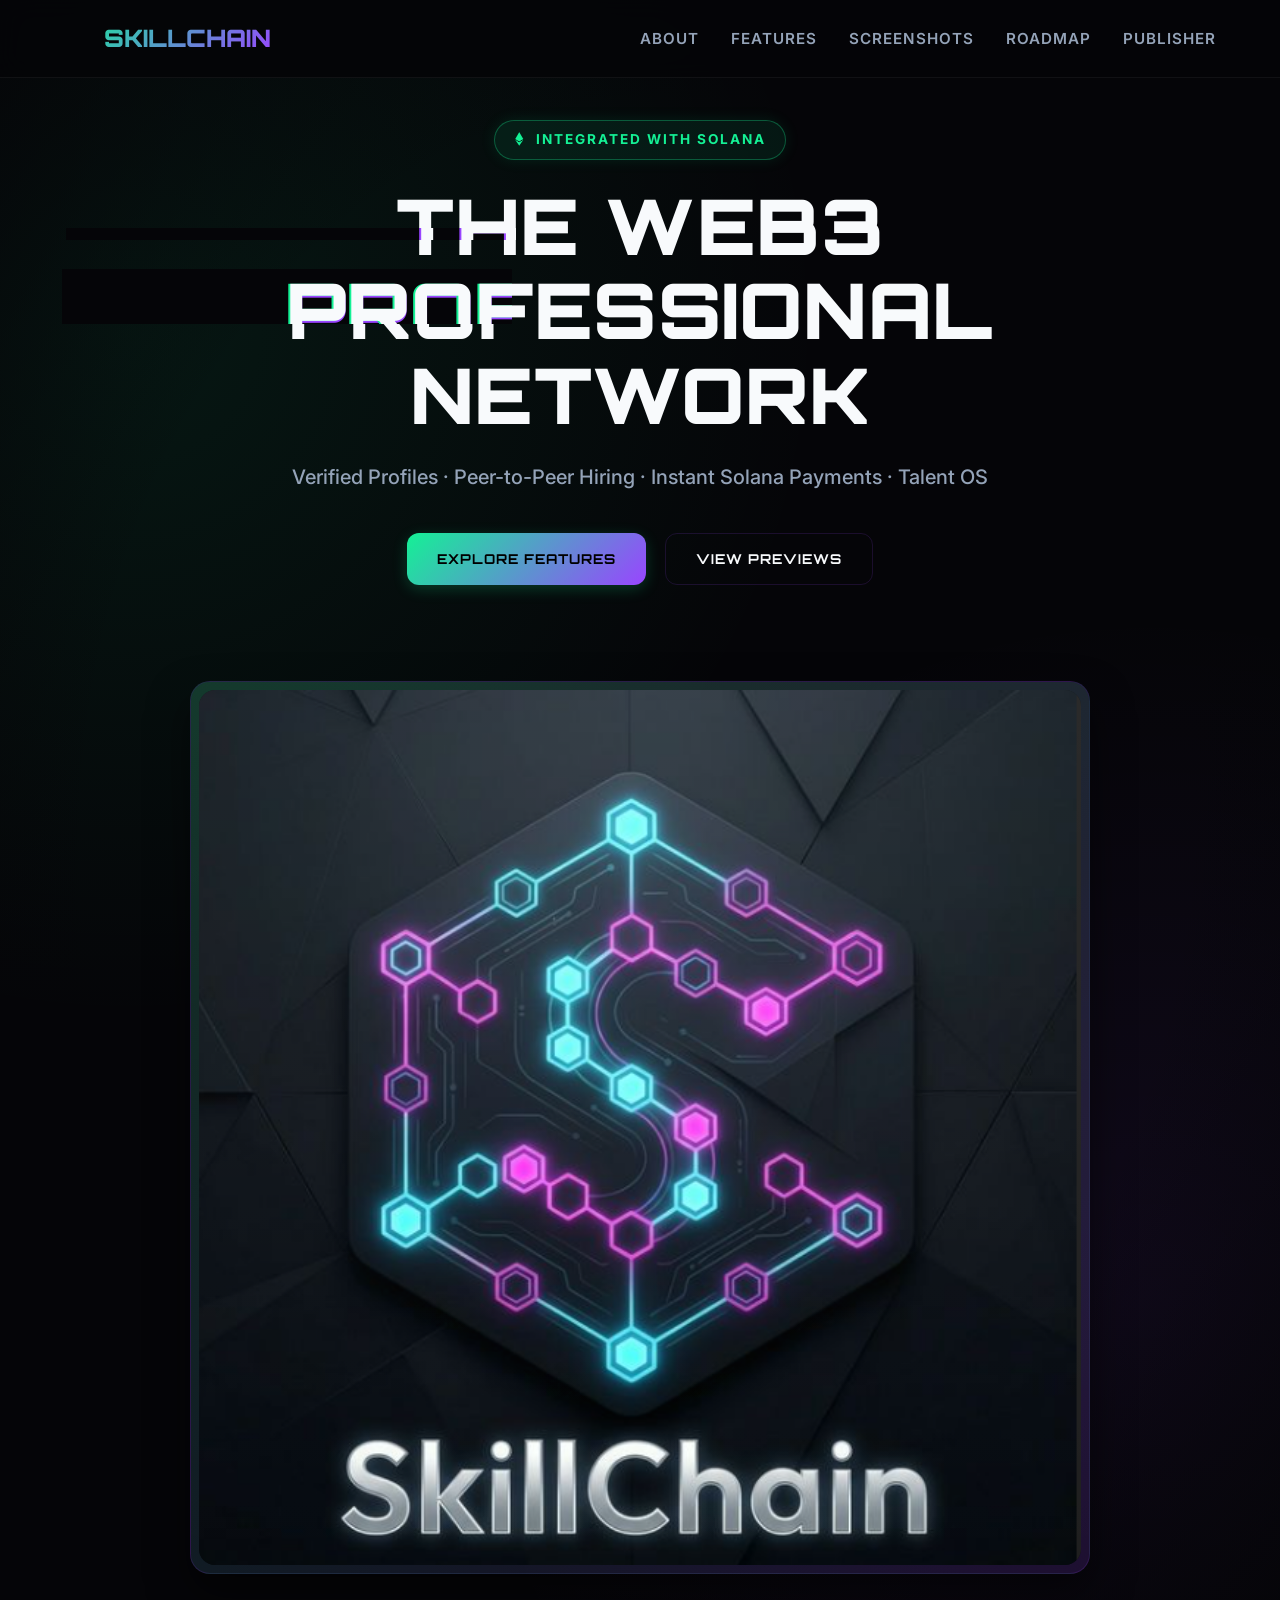
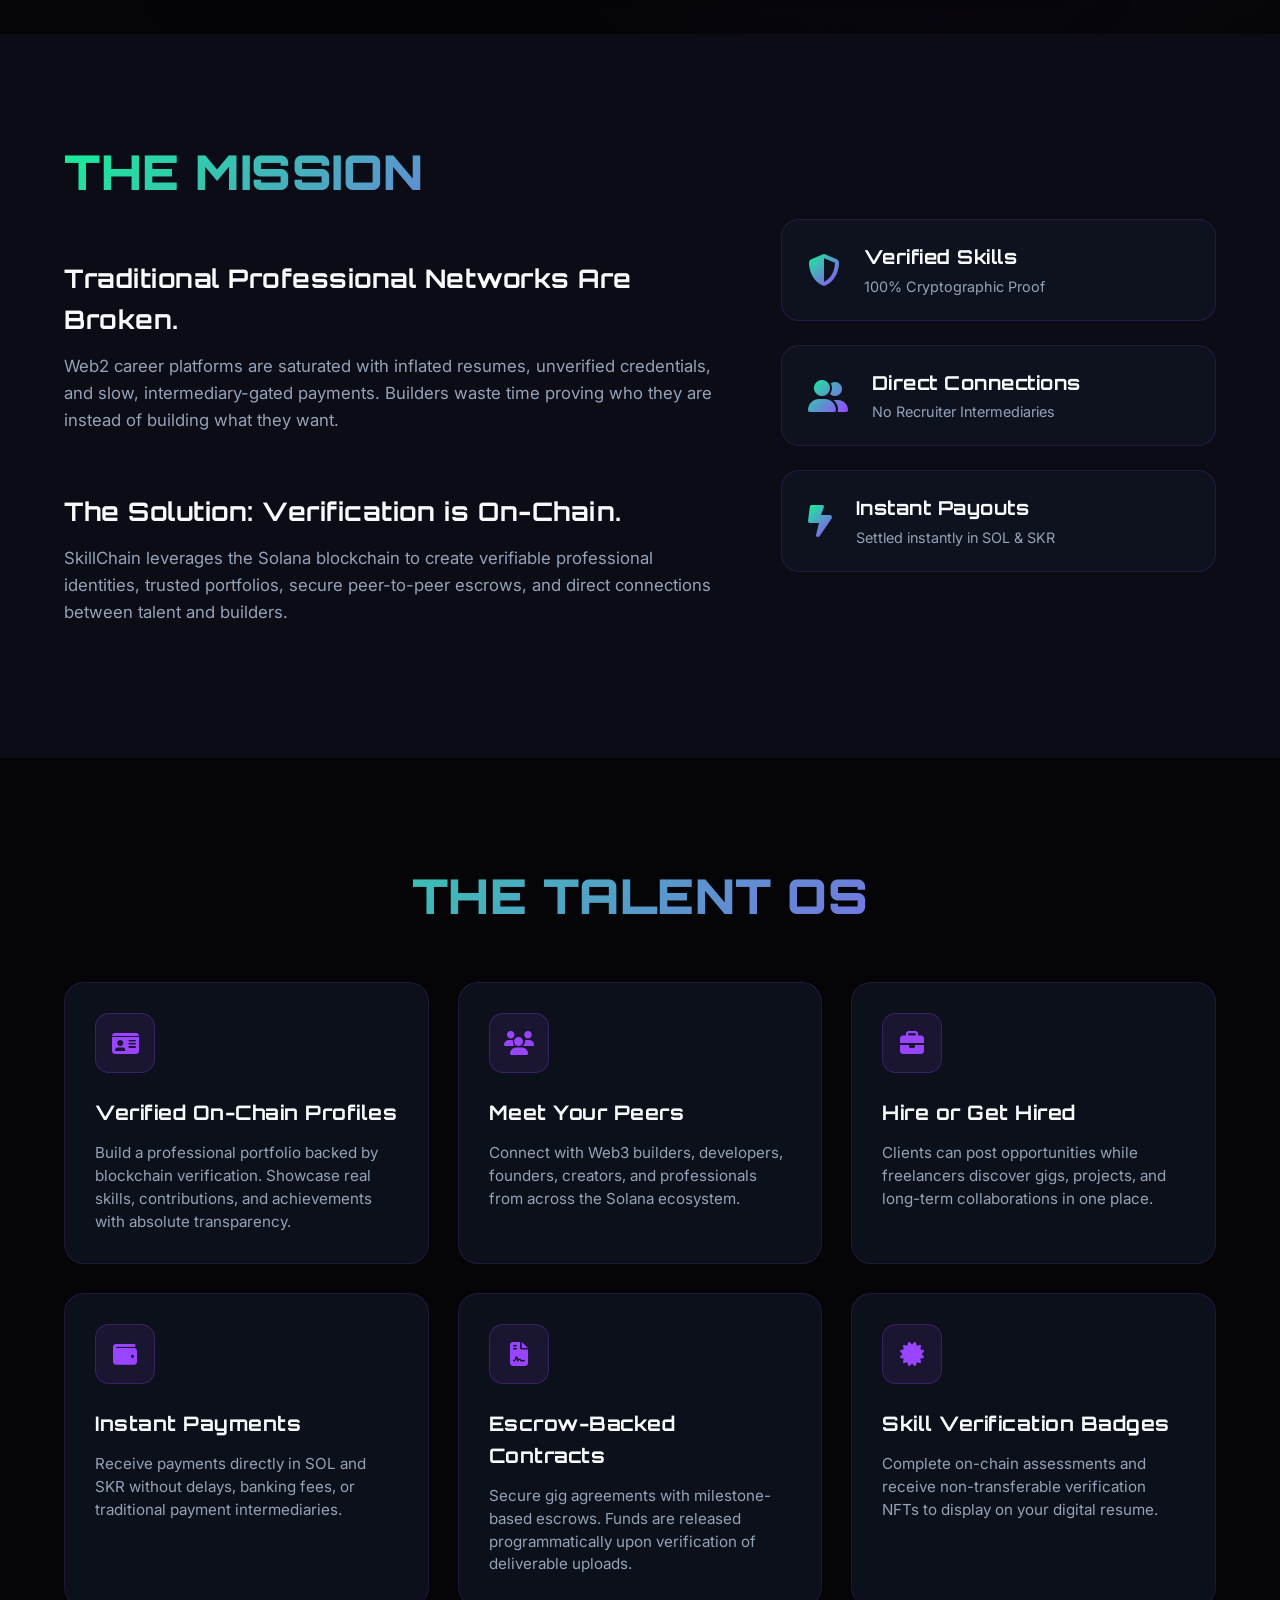
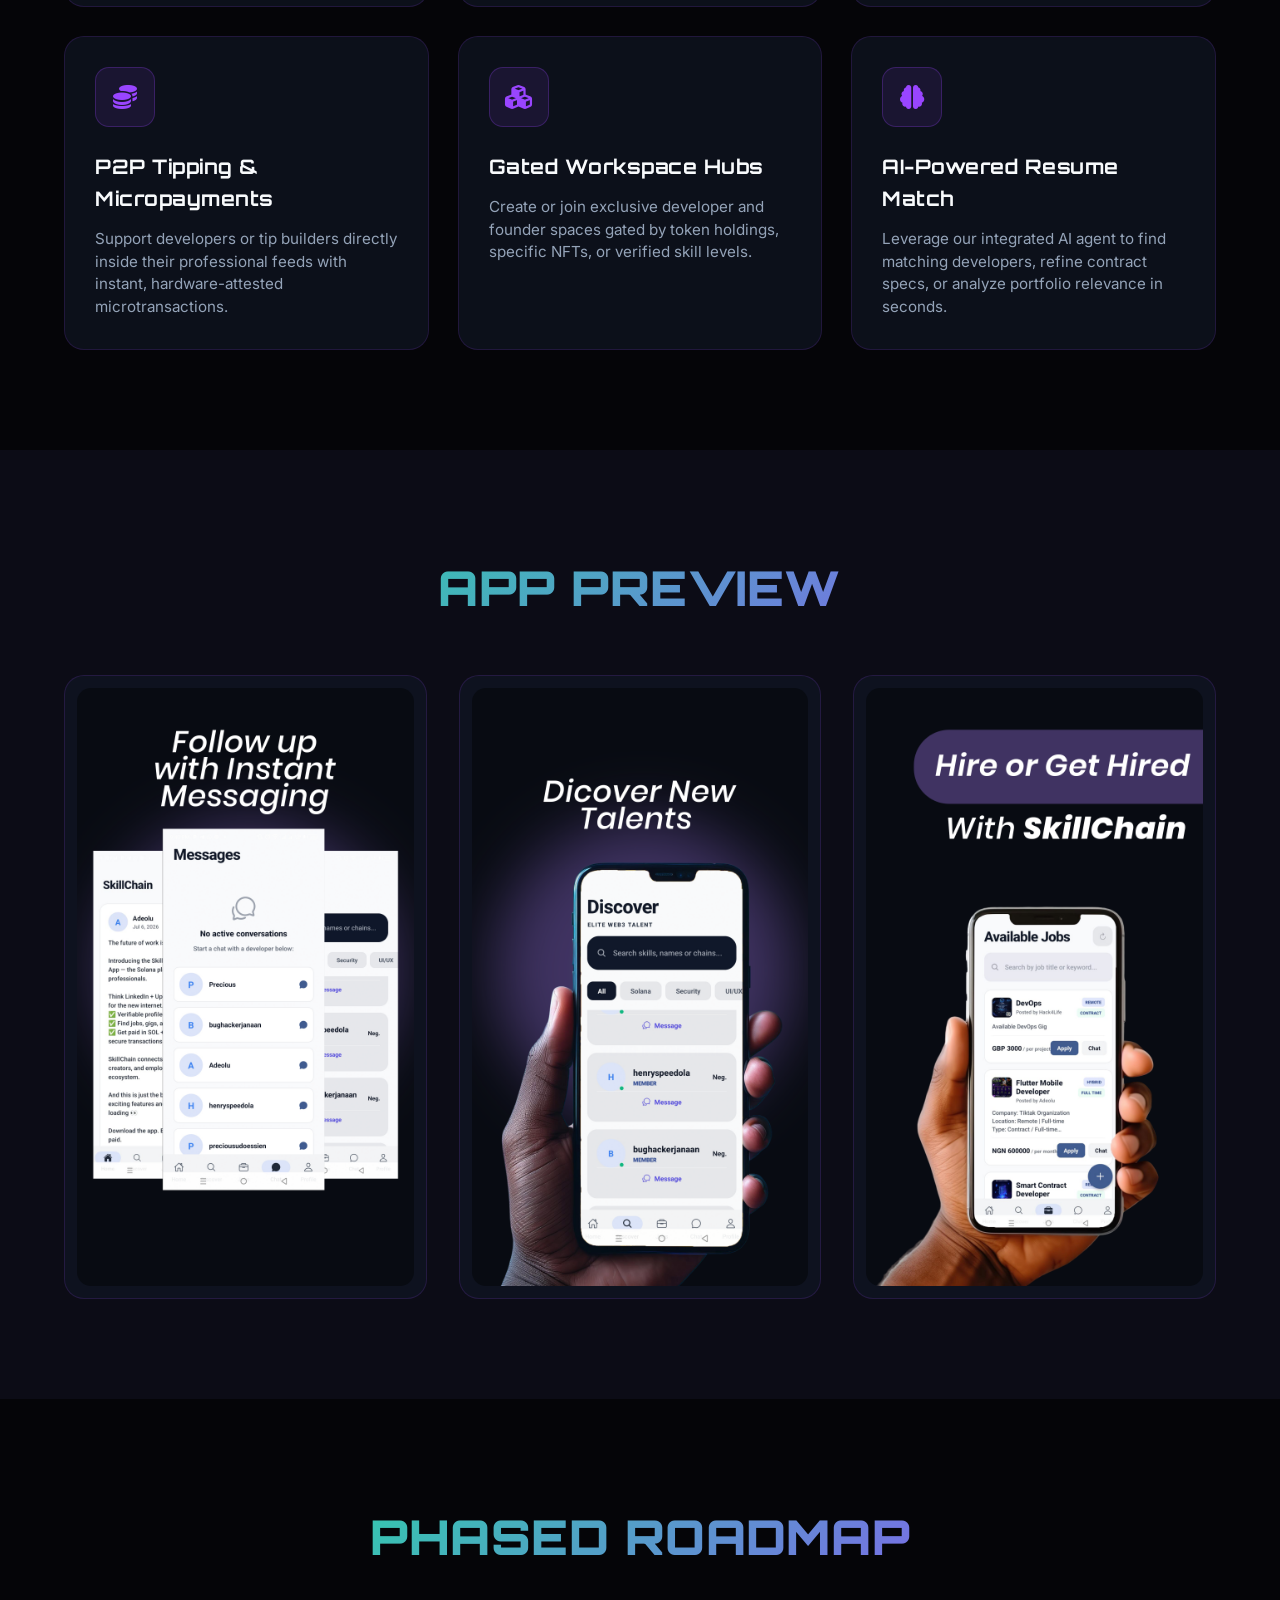
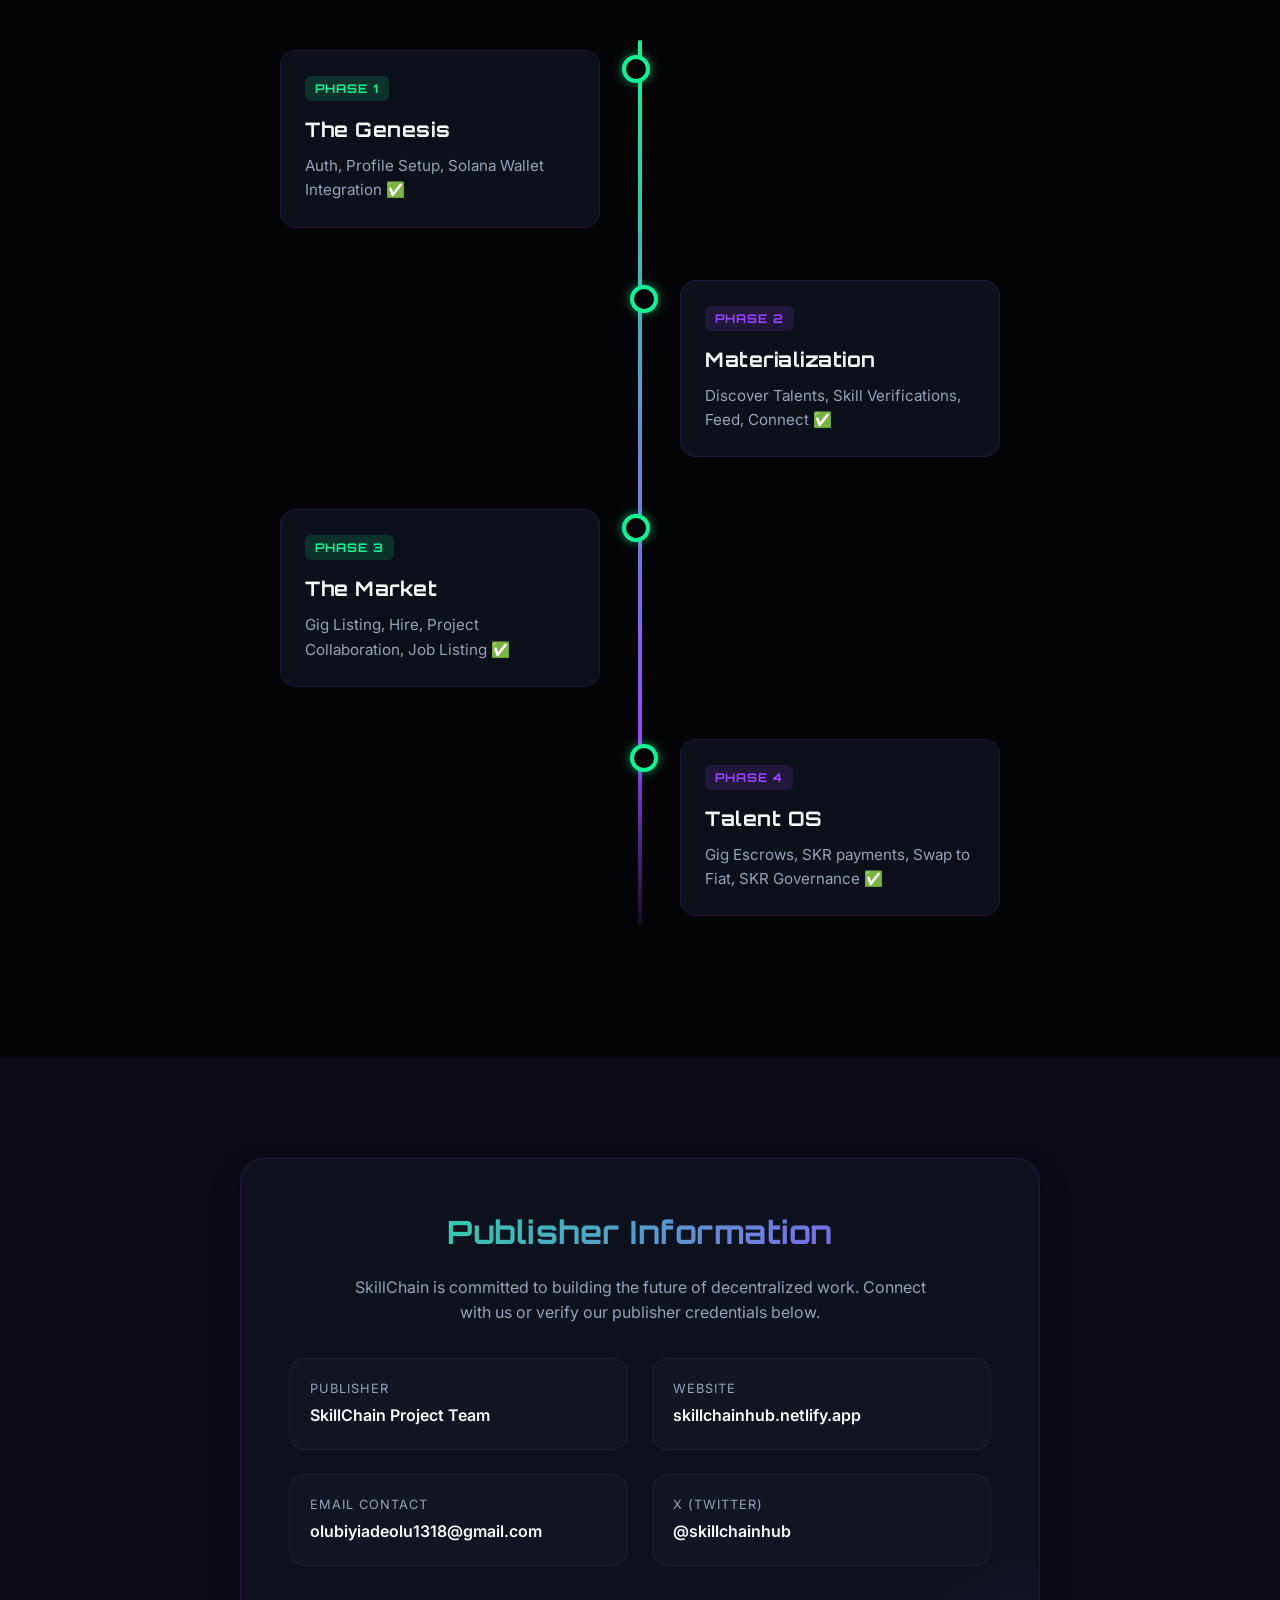
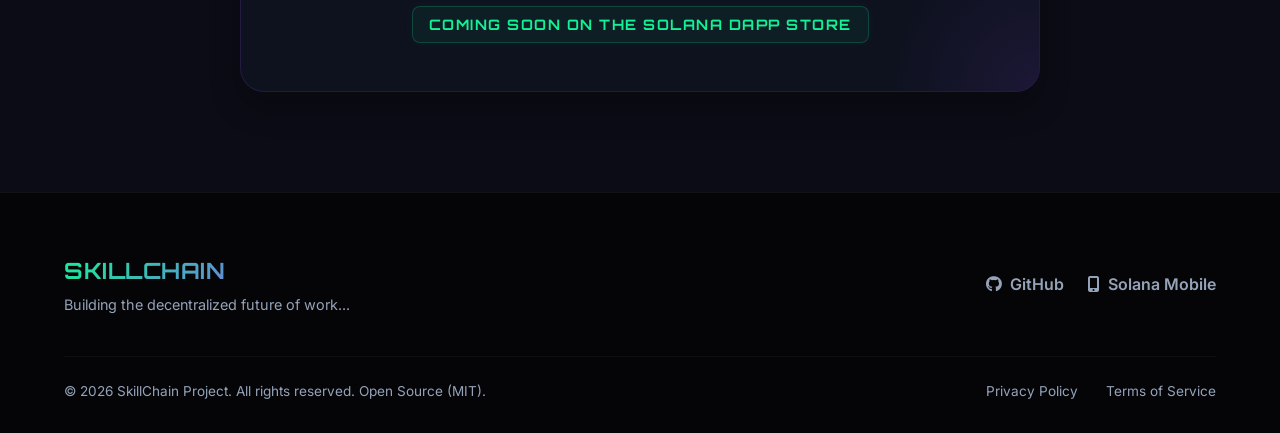
<file: index.html>
<!DOCTYPE html>
<html lang="en">
<head>
    <meta charset="UTF-8">
    <meta name="viewport" content="width=device-width, initial-scale=1.0">
    <title>SkillChain | Web3 Professional Networking & Talent OS for Solana</title>
    <meta name="description" content="SkillChain is the default professional home for Web3 talent on Solana. Showcase verified on-chain experience, connect with peers, discover work, and get paid instantly in SOL and SKR.">
    <link rel="stylesheet" href="css/style.css">
    <link rel="icon" type="image/png" href="favicon.png">
    <!-- Google Fonts -->
    <link rel="preconnect" href="https://fonts.googleapis.com">
    <link rel="preconnect" href="https://fonts.gstatic.com" crossorigin>
    <link href="https://fonts.googleapis.com/css2?family=Inter:wght@400;600;700&family=Orbitron:wght@500;700;900&display=swap" rel="stylesheet">
    <!-- Font Awesome for Icons -->
    <link rel="stylesheet" href="https://cdnjs.cloudflare.com/ajax/libs/font-awesome/6.5.2/css/all.min.css">
</head>
<body>

    <!-- Navigation -->
    <nav class="navbar">
        <div class="container">
            <a href="#" class="logo">
                <i class="fas fa-link logo-img"></i>
                SKILLCHAIN
            </a>
            <div class="menu-toggle" id="mobile-menu">
                <span class="bar"></span>
                <span class="bar"></span>
                <span class="bar"></span>
            </div>
            <ul class="nav-links">
                <li><a href="#about">About</a></li>
                <li><a href="#features">Features</a></li>
                <li><a href="#screenshots">Screenshots</a></li>
                <li><a href="#roadmap">Roadmap</a></li>
                <li><a href="#publisher">Publisher</a></li>
            </ul>
        </div>
    </nav>

    <!-- Hero Section -->
    <header class="hero" id="home">
        <div class="hero-bg"></div>
        <div class="container hero-content">
            <div class="badge">
                <i class="fab fa-ethereum" style="color: var(--solana-green); margin-right: 5px;"></i> Integrated with Solana
            </div>
            <h1 class="glitch" data-text="The Web3 Professional Network">The Web3 Professional Network</h1>
            <p class="subtitle">Verified Profiles · Peer-to-Peer Hiring · Instant Solana Payments · Talent OS</p>
            <div class="cta-group">
                <a href="#features" class="btn btn-primary">Explore Features</a>
                <a href="#screenshots" class="btn btn-secondary">View Previews</a>
            </div>
            <div class="hero-image-container">
                <img src="images/SkillChain_Logo_v1.png" alt="SkillChain App Interface" class="hero-image">
            </div>
        </div>
    </header>

    <!-- Problem / Solution Section (About) -->
    <section id="about" class="section about-section">
        <div class="container">
            <div class="grid-2">
                <div class="about-text">
                    <h2 class="section-title">The Mission</h2>
                    <h3>Traditional Professional Networks Are Broken.</h3>
                    <p>Web2 career platforms are saturated with inflated resumes, unverified credentials, and slow, intermediary-gated payments. Builders waste time proving who they are instead of building what they want.</p>
                    <br>
                    <h3>The Solution: Verification is On-Chain.</h3>
                    <p>SkillChain leverages the Solana blockchain to create verifiable professional identities, trusted portfolios, secure peer-to-peer escrows, and direct connections between talent and builders.</p>
                </div>
                <div class="about-stats">
                    <div class="stat-card">
                        <i class="fas fa-shield-halved"></i>
                        <div>
                            <h4>Verified Skills</h4>
                            <p>100% Cryptographic Proof</p>
                        </div>
                    </div>
                    <div class="stat-card">
                        <i class="fas fa-user-group"></i>
                        <div>
                            <h4>Direct Connections</h4>
                            <p>No Recruiter Intermediaries</p>
                        </div>
                    </div>
                    <div class="stat-card">
                        <i class="fas fa-bolt-lightning"></i>
                        <div>
                            <h4>Instant Payouts</h4>
                            <p>Settled instantly in SOL & SKR</p>
                        </div>
                    </div>
                </div>
            </div>
        </div>
    </section>

    <!-- Features Section -->
    <section id="features" class="section features-section">
        <div class="container">
            <h2 class="section-title center">The Talent OS</h2>
            <div class="features-grid">
                <div class="feature-card">
                    <div class="icon-box"><i class="fas fa-id-card"></i></div>
                    <h3>Verified On-Chain Profiles</h3>
                    <p>Build a professional portfolio backed by blockchain verification. Showcase real skills, contributions, and achievements with absolute transparency.</p>
                </div>
                <div class="feature-card">
                    <div class="icon-box"><i class="fas fa-users"></i></div>
                    <h3>Meet Your Peers</h3>
                    <p>Connect with Web3 builders, developers, founders, creators, and professionals from across the Solana ecosystem.</p>
                </div>
                <div class="feature-card">
                    <div class="icon-box"><i class="fas fa-briefcase"></i></div>
                    <h3>Hire or Get Hired</h3>
                    <p>Clients can post opportunities while freelancers discover gigs, projects, and long-term collaborations in one place.</p>
                </div>
                <div class="feature-card">
                    <div class="icon-box"><i class="fas fa-wallet"></i></div>
                    <h3>Instant Payments</h3>
                    <p>Receive payments directly in SOL and SKR without delays, banking fees, or traditional payment intermediaries.</p>
                </div>
                <div class="feature-card">
                    <div class="icon-box"><i class="fas fa-file-contract"></i></div>
                    <h3>Escrow-Backed Contracts</h3>
                    <p>Secure gig agreements with milestone-based escrows. Funds are released programmatically upon verification of deliverable uploads.</p>
                </div>
                <div class="feature-card">
                    <div class="icon-box"><i class="fas fa-certificate"></i></div>
                    <h3>Skill Verification Badges</h3>
                    <p>Complete on-chain assessments and receive non-transferable verification NFTs to display on your digital resume.</p>
                </div>
                <div class="feature-card">
                    <div class="icon-box"><i class="fas fa-coins"></i></div>
                    <h3>P2P Tipping & Micropayments</h3>
                    <p>Support developers or tip builders directly inside their professional feeds with instant, hardware-attested microtransactions.</p>
                </div>
                <div class="feature-card">
                    <div class="icon-box"><i class="fas fa-cubes"></i></div>
                    <h3>Gated Workspace Hubs</h3>
                    <p>Create or join exclusive developer and founder spaces gated by token holdings, specific NFTs, or verified skill levels.</p>
                </div>
                <div class="feature-card">
                    <div class="icon-box"><i class="fas fa-brain"></i></div>
                    <h3>AI-Powered Resume Match</h3>
                    <p>Leverage our integrated AI agent to find matching developers, refine contract specs, or analyze portfolio relevance in seconds.</p>
                </div>
            </div>
        </div>
    </section>

    <!-- App Previews / Screenshots Section -->
    <section id="screenshots" class="section screenshots-section">
        <div class="container">
            <h2 class="section-title center">App Preview</h2>
            <div class="screenshots-grid">
                <div class="screenshot-card">
                    <div class="screenshot-wrapper">
                        <img src="images/Home-feed.png" alt="Home-Feed">
                    </div>
                </div>
                <div class="screenshot-card">
                    <div class="screenshot-wrapper">
                        <img src="images/Connect.png" alt="Connect">
                    </div>
                </div>
                <div class="screenshot-card">
                    <div class="screenshot-wrapper">
                        <img src="images/Jobs.png" alt="Jobs">
                    </div>
                </div>
            </div>
        </div>
    </section>

    <!-- Roadmap Section -->
    <section id="roadmap" class="section roadmap-section">
        <div class="container">            <h2 class="section-title center">Phased Roadmap</h2>
            <div class="timeline">
                <div class="timeline-item">
                    <div class="timeline-content">
                        <span class="phase">Phase 1</span>
                        <h3>The Genesis</h3>
                        <p>Auth, Profile Setup, Solana Wallet Integration ✅</p>
                    </div>
                </div>
                <div class="timeline-item">
                    <div class="timeline-content">
                        <span class="phase">Phase 2</span>
                        <h3>Materialization</h3>
                        <p>Discover Talents, Skill Verifications, Feed, Connect ✅</p>
                    </div>
                </div>
                <div class="timeline-item">
                    <div class="timeline-content">
                        <span class="phase">Phase 3</span>
                        <h3>The Market</h3>
                        <p>Gig Listing, Hire, Project Collaboration, Job Listing ✅</p>
                    </div>
                </div>
                <div class="timeline-item">
                    <div class="timeline-content">
                        <span class="phase">Phase 4</span>
                        <h3>Talent OS</h3>
                        <p>Gig Escrows, SKR payments, Swap to Fiat, SKR Governance ✅</p>
                    </div>
                </div>
            </div>
        </div>
    </section>

    <!-- Publisher / Contact Section -->
    <section id="publisher" class="section contact-section">
        <div class="container">
            <div class="contact-card">
                <h2>Publisher Information</h2>
                <p class="description">SkillChain is committed to building the future of decentralized work. Connect with us or verify our publisher credentials below.</p>
                <div class="contact-details">
                    <div class="contact-item">
                        <span class="label">Publisher</span>
                        <span class="value">SkillChain Project Team</span>
                    </div>
                    <div class="contact-item">
                        <span class="label">Website</span>
                        <a href="https://skillchainhub.netlify.app" target="_blank">skillchainhub.netlify.app</a>
                    </div>
                    <div class="contact-item">
                        <span class="label">Email Contact</span>
                        <a href="mailto:olubiyiadeolu1318@gmail.com">olubiyiadeolu1318@gmail.com</a>
                    </div>
                    <div class="contact-item">
                        <span class="label">X (Twitter)</span>
                        <a href="https://x.com/skillchainhub" target="_blank">@skillchainhub</a>
                    </div>
                </div>
                <span class="availability-tag">Coming Soon on the Solana dApp Store</span>
            </div>
        </div>
    </section>

    <!-- Footer -->
    <footer class="footer">
        <div class="container">
            <div class="footer-content">
                <div class="footer-logo">
                    <h3>SKILLCHAIN</h3>
                    <p>Building the decentralized future of work...</p>
                </div>
                <div class="footer-links">
                    <a href="https://github.com/Adeolu7/skillchain-site" target="_blank"><i class="fab fa-github"></i> GitHub</a>
                    <a href="https://solanamobile.com/" target="_blank"><i class="fas fa-mobile-alt"></i> Solana Mobile</a>
                </div>
            </div>
            <div class="footer-bottom">
                <p>&copy; 2026 SkillChain Project. All rights reserved. Open Source (MIT).</p>
                <div class="footer-legal">
                    <a href="privacy.html">Privacy Policy</a>
                    <a href="terms.html">Terms of Service</a>
                </div>
            </div>
        </div>
    </footer>

    <script src="js/main.js"></script>
</body>
</html>
</file>
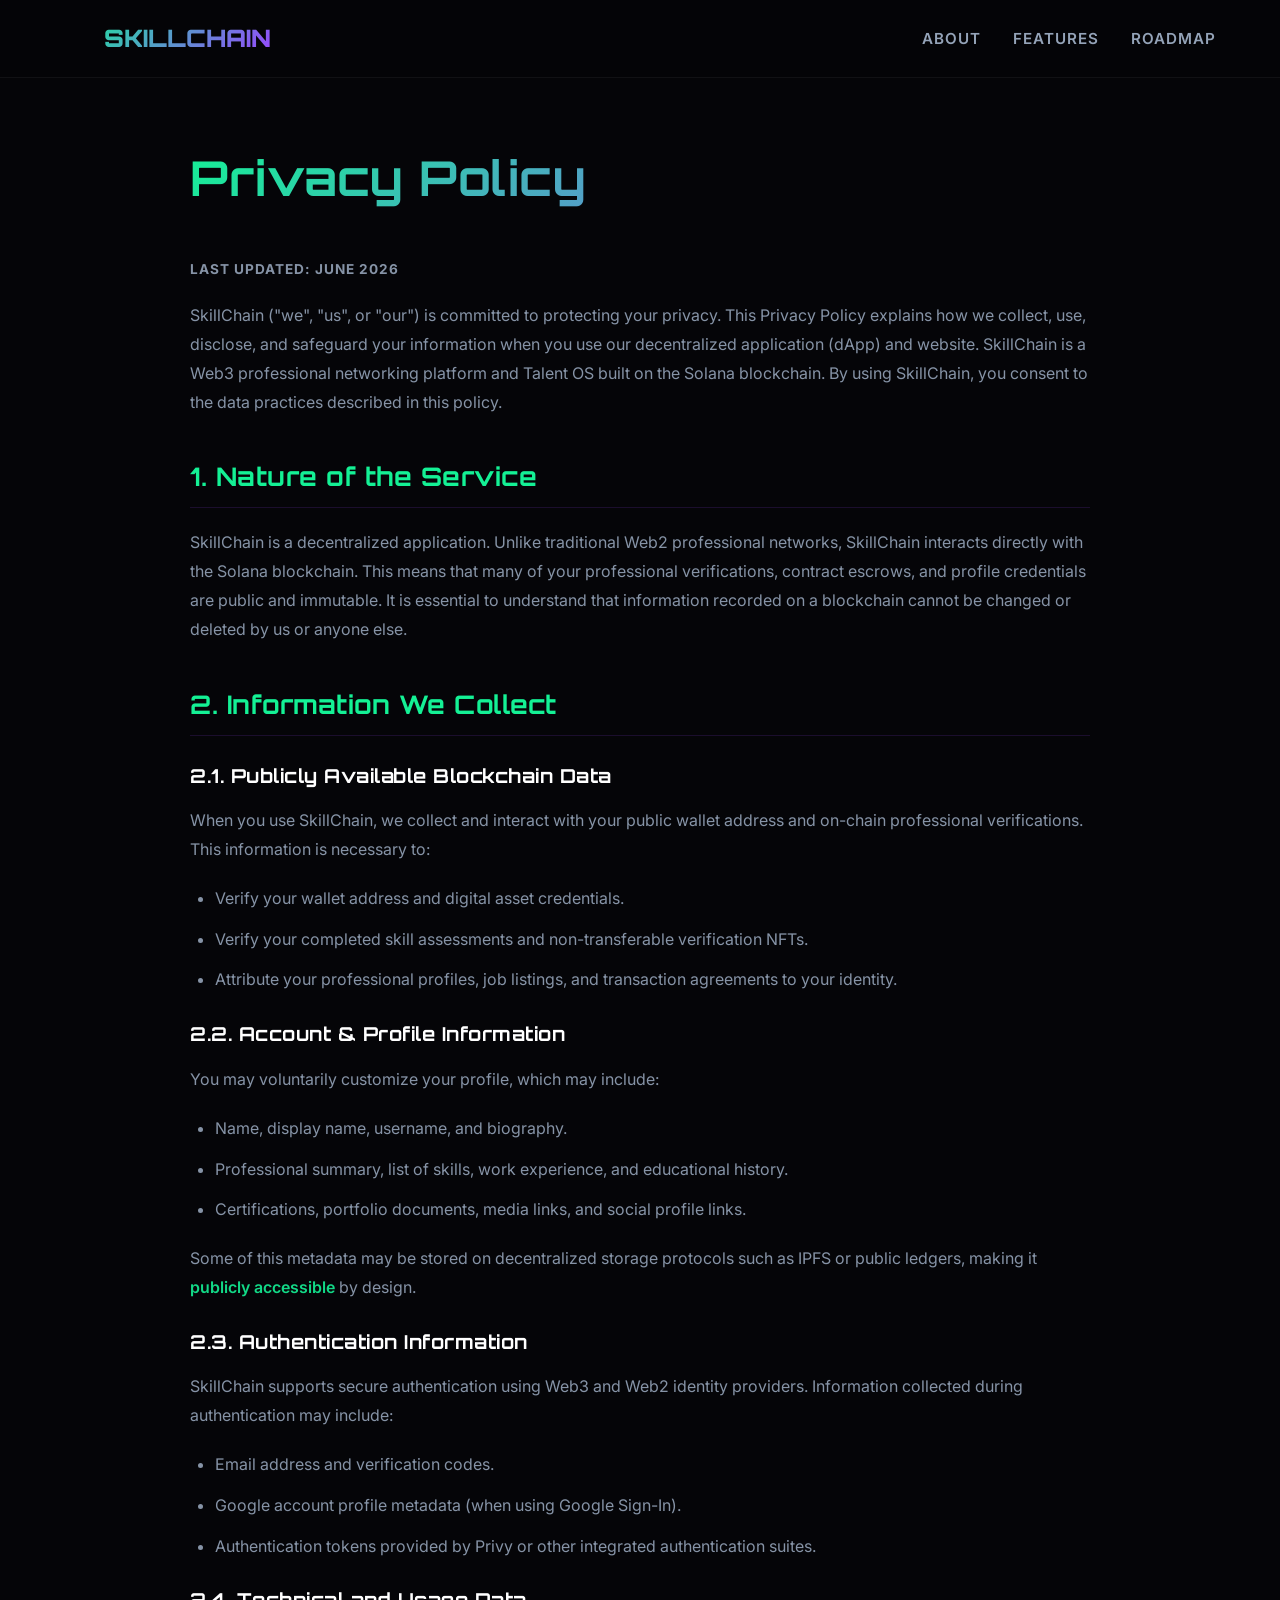
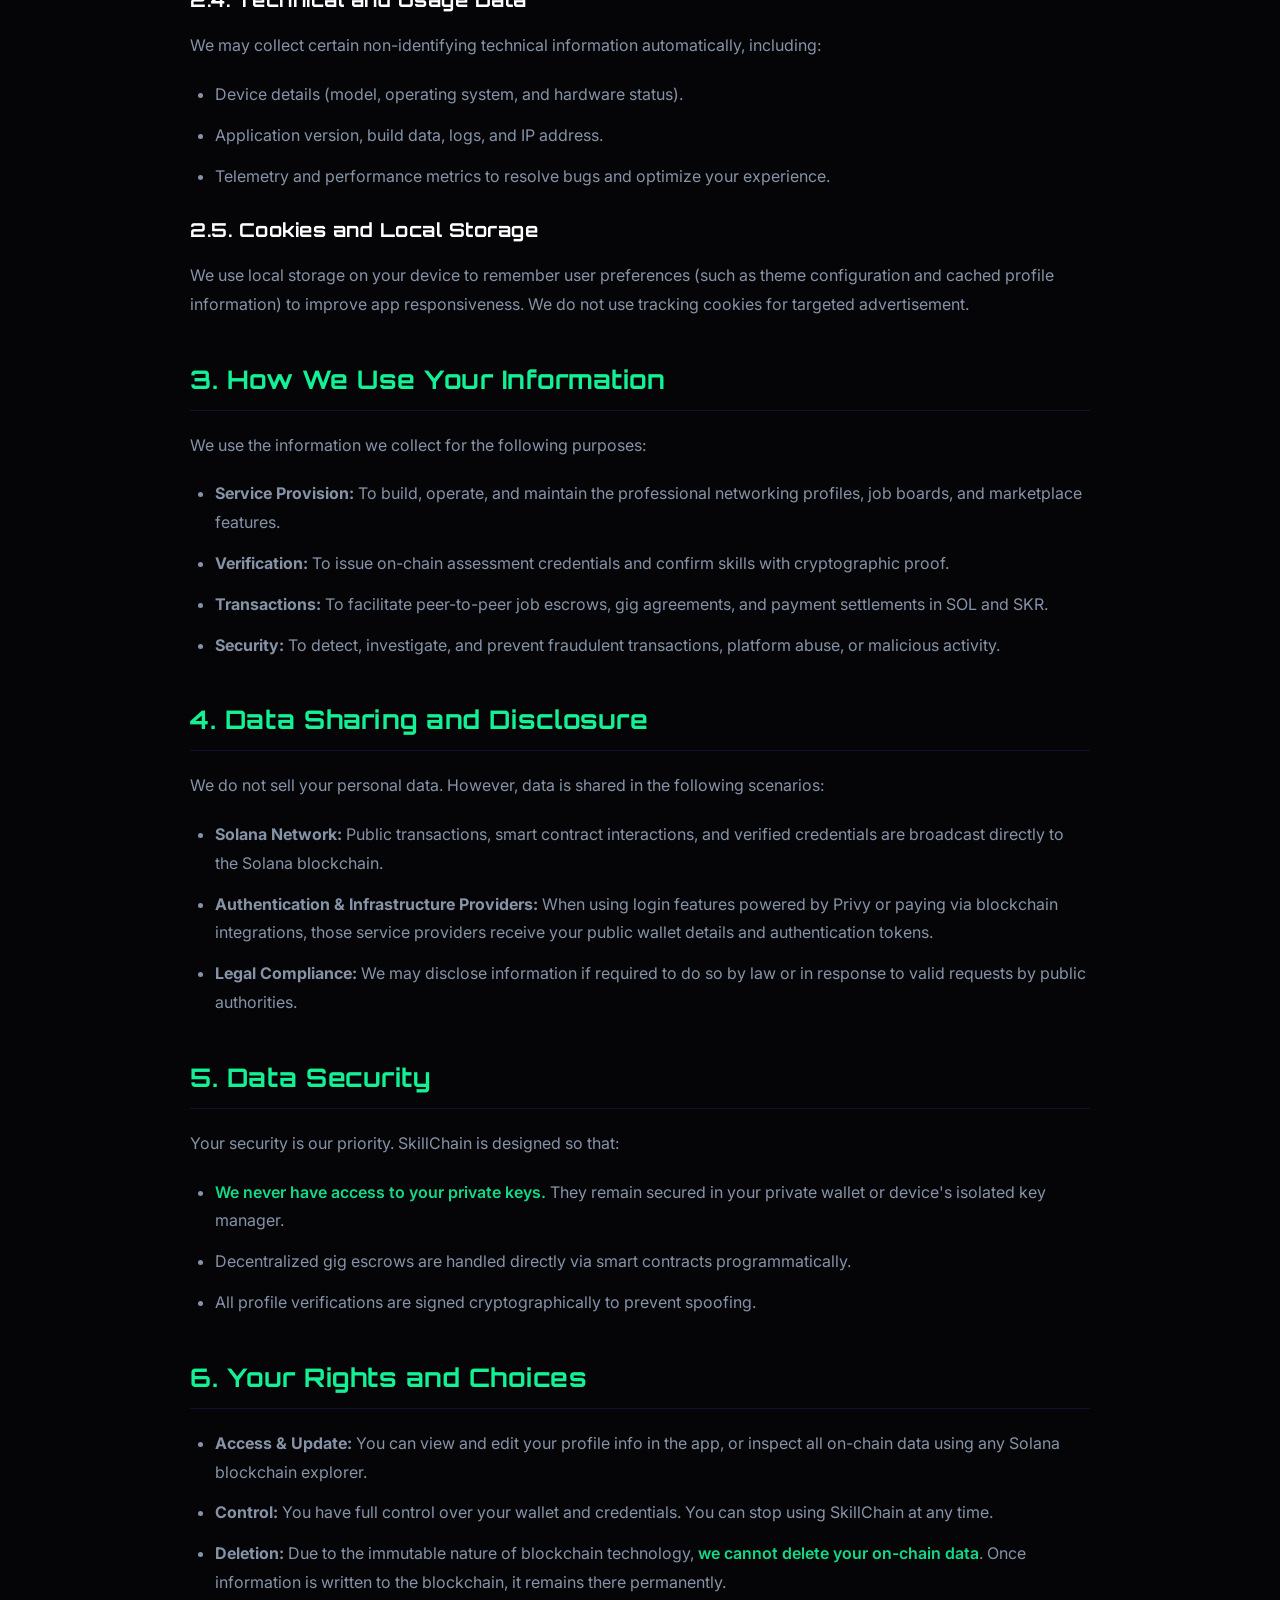
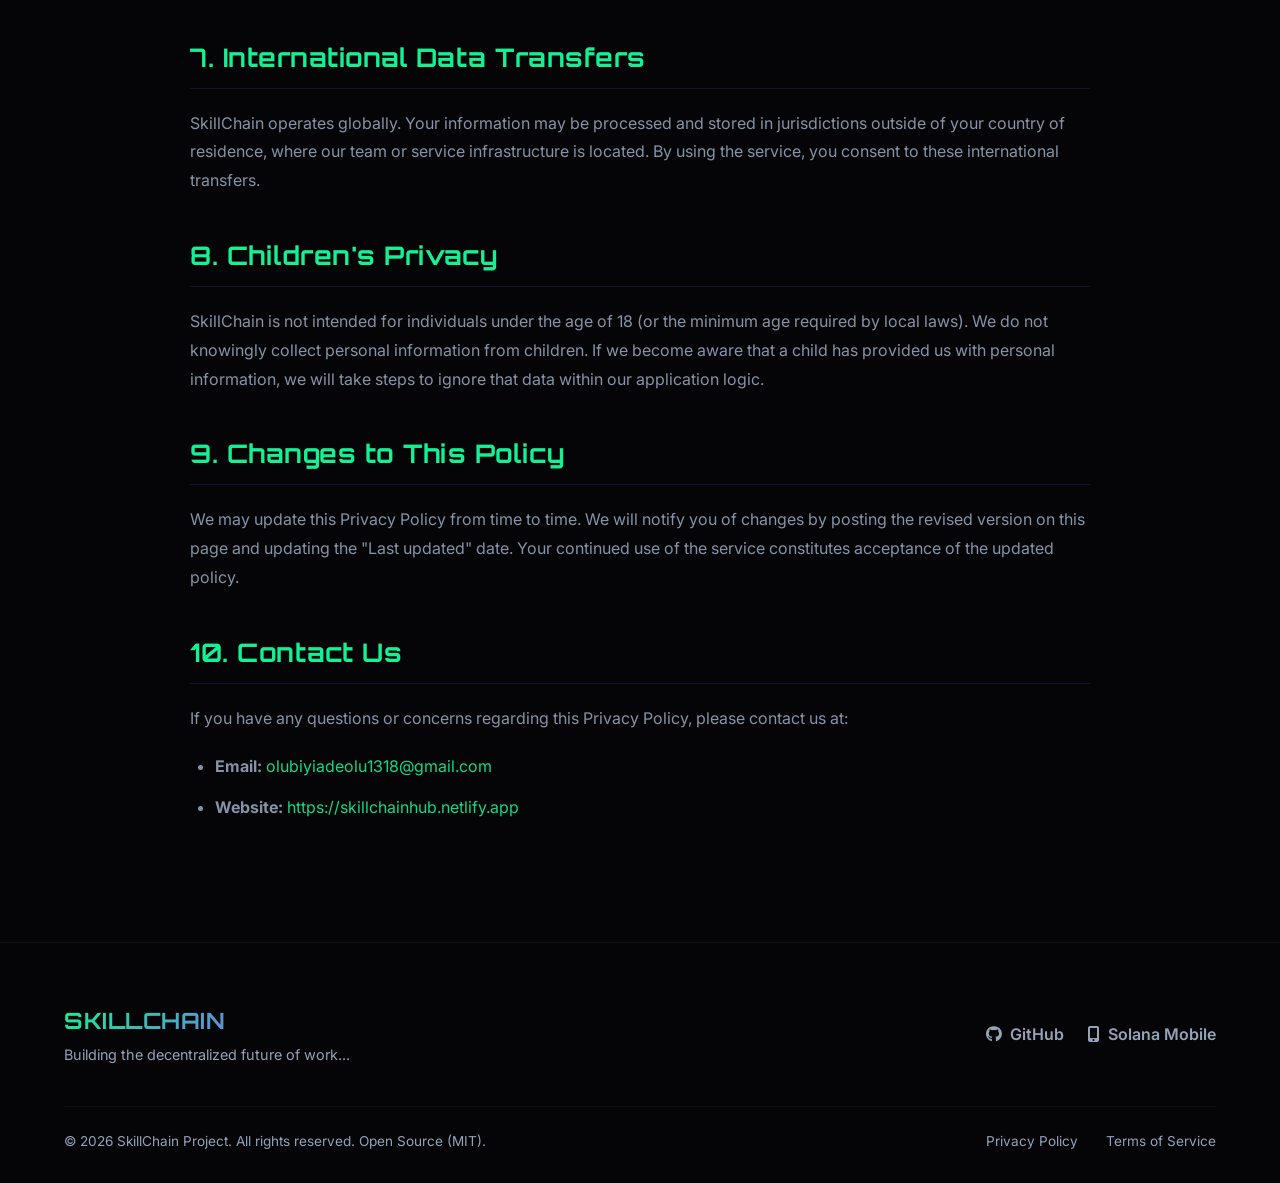
<file: privacy.html>
<!DOCTYPE html>
<html lang="en">
<head>
    <meta charset="UTF-8">
    <meta name="viewport" content="width=device-width, initial-scale=1.0">
    <title>Privacy Policy | SkillChain</title>
    <link rel="stylesheet" href="css/style.css">
    <link rel="icon" type="image/png" href="favicon.png">
    <!-- Google Fonts -->
    <link rel="preconnect" href="https://fonts.googleapis.com">
    <link rel="preconnect" href="https://fonts.gstatic.com" crossorigin>
    <link href="https://fonts.googleapis.com/css2?family=Inter:wght@400;600;700&family=Orbitron:wght@500;700;900&display=swap" rel="stylesheet">
    <!-- Font Awesome for Icons -->
    <link rel="stylesheet" href="https://cdnjs.cloudflare.com/ajax/libs/font-awesome/6.5.2/css/all.min.css">
    <style>
        .policy-content {
            padding-top: 140px;
            max-width: 900px;
            margin: 0 auto;
        }
        .policy-content h1 {
            font-family: var(--font-heading);
            margin-bottom: 40px;
            background: var(--gradient-primary);
            -webkit-background-clip: text;
            -webkit-text-fill-color: transparent;
            font-size: clamp(2rem, 5vw, 3rem);
        }
        .policy-content h2 {
            font-family: var(--font-heading);
            margin: 40px 0 20px;
            color: var(--solana-green);
            font-size: 1.6rem;
            border-bottom: 1px solid var(--card-border);
            padding-bottom: 10px;
        }
        .policy-content h3 {
            font-family: var(--font-heading);
            margin: 25px 0 15px;
            color: #fff;
            font-size: 1.2rem;
        }
        .policy-content p, .policy-content ul {
            margin-bottom: 20px;
            opacity: 0.9;
            line-height: 1.8;
            color: var(--text-muted);
        }
        .policy-content ul {
            padding-left: 25px;
        }
        .policy-content li {
            margin-bottom: 12px;
            color: var(--text-muted);
        }
        .highlight {
            color: var(--solana-green);
            font-weight: 600;
        }
        .updated {
            color: var(--solana-purple);
            font-weight: bold;
            text-transform: uppercase;
            letter-spacing: 1px;
            font-size: 0.85rem;
            margin-bottom: 30px;
        }
    </style>
</head>
<body>

    <!-- Navigation -->
    <nav class="navbar">
        <div class="container">
            <a href="index.html" class="logo">
                <i class="fas fa-link logo-img"></i>
                SKILLCHAIN
            </a>
            <div class="menu-toggle" id="mobile-menu">
                <span class="bar"></span>
                <span class="bar"></span>
                <span class="bar"></span>
            </div>
            <ul class="nav-links">
                <li><a href="index.html#about">About</a></li>
                <li><a href="index.html#features">Features</a></li>
                <li><a href="index.html#roadmap">Roadmap</a></li>
            </ul>
        </div>
    </nav>

    <div class="container">
        <div class="policy-content section">
            <h1>Privacy Policy</h1>
            <p class="updated">Last Updated: June 2026</p>

            <p>SkillChain ("we", "us", or "our") is committed to protecting your privacy. This Privacy Policy explains how we collect, use, disclose, and safeguard your information when you use our decentralized application (dApp) and website. SkillChain is a Web3 professional networking platform and Talent OS built on the Solana blockchain. By using SkillChain, you consent to the data practices described in this policy.</p>

            <h2>1. Nature of the Service</h2>
            <p>SkillChain is a decentralized application. Unlike traditional Web2 professional networks, SkillChain interacts directly with the Solana blockchain. This means that many of your professional verifications, contract escrows, and profile credentials are public and immutable. It is essential to understand that information recorded on a blockchain cannot be changed or deleted by us or anyone else.</p>

            <h2>2. Information We Collect</h2>
            
            <h3>2.1. Publicly Available Blockchain Data</h3>
            <p>When you use SkillChain, we collect and interact with your public wallet address and on-chain professional verifications. This information is necessary to:</p>
            <ul>
                <li>Verify your wallet address and digital asset credentials.</li>
                <li>Verify your completed skill assessments and non-transferable verification NFTs.</li>
                <li>Attribute your professional profiles, job listings, and transaction agreements to your identity.</li>
            </ul>

            <h3>2.2. Account & Profile Information</h3>
            <p>You may voluntarily customize your profile, which may include:</p>
            <ul>
                <li>Name, display name, username, and biography.</li>
                <li>Professional summary, list of skills, work experience, and educational history.</li>
                <li>Certifications, portfolio documents, media links, and social profile links.</li>
            </ul>
            <p>Some of this metadata may be stored on decentralized storage protocols such as IPFS or public ledgers, making it <span class="highlight">publicly accessible</span> by design.</p>

            <h3>2.3. Authentication Information</h3>
            <p>SkillChain supports secure authentication using Web3 and Web2 identity providers. Information collected during authentication may include:</p>
            <ul>
                <li>Email address and verification codes.</li>
                <li>Google account profile metadata (when using Google Sign-In).</li>
                <li>Authentication tokens provided by Privy or other integrated authentication suites.</li>
            </ul>

            <h3>2.4. Technical and Usage Data</h3>
            <p>We may collect certain non-identifying technical information automatically, including:</p>
            <ul>
                <li>Device details (model, operating system, and hardware status).</li>
                <li>Application version, build data, logs, and IP address.</li>
                <li>Telemetry and performance metrics to resolve bugs and optimize your experience.</li>
            </ul>

            <h3>2.5. Cookies and Local Storage</h3>
            <p>We use local storage on your device to remember user preferences (such as theme configuration and cached profile information) to improve app responsiveness. We do not use tracking cookies for targeted advertisement.</p>

            <h2>3. How We Use Your Information</h2>
            <p>We use the information we collect for the following purposes:</p>
            <ul>
                <li><strong>Service Provision:</strong> To build, operate, and maintain the professional networking profiles, job boards, and marketplace features.</li>
                <li><strong>Verification:</strong> To issue on-chain assessment credentials and confirm skills with cryptographic proof.</li>
                <li><strong>Transactions:</strong> To facilitate peer-to-peer job escrows, gig agreements, and payment settlements in SOL and SKR.</li>
                <li><strong>Security:</strong> To detect, investigate, and prevent fraudulent transactions, platform abuse, or malicious activity.</li>
            </ul>

            <h2>4. Data Sharing and Disclosure</h2>
            <p>We do not sell your personal data. However, data is shared in the following scenarios:</p>
            <ul>
                <li><strong>Solana Network:</strong> Public transactions, smart contract interactions, and verified credentials are broadcast directly to the Solana blockchain.</li>
                <li><strong>Authentication & Infrastructure Providers:</strong> When using login features powered by Privy or paying via blockchain integrations, those service providers receive your public wallet details and authentication tokens.</li>
                <li><strong>Legal Compliance:</strong> We may disclose information if required to do so by law or in response to valid requests by public authorities.</li>
            </ul>

            <h2>5. Data Security</h2>
            <p>Your security is our priority. SkillChain is designed so that:</p>
            <ul>
                <li><span class="highlight">We never have access to your private keys.</span> They remain secured in your private wallet or device's isolated key manager.</li>
                <li>Decentralized gig escrows are handled directly via smart contracts programmatically.</li>
                <li>All profile verifications are signed cryptographically to prevent spoofing.</li>
            </ul>

            <h2>6. Your Rights and Choices</h2>
            <ul>
                <li><strong>Access & Update:</strong> You can view and edit your profile info in the app, or inspect all on-chain data using any Solana blockchain explorer.</li>
                <li><strong>Control:</strong> You have full control over your wallet and credentials. You can stop using SkillChain at any time.</li>
                <li><strong>Deletion:</strong> Due to the immutable nature of blockchain technology, <span class="highlight">we cannot delete your on-chain data</span>. Once information is written to the blockchain, it remains there permanently.</li>
            </ul>

            <h2>7. International Data Transfers</h2>
            <p>SkillChain operates globally. Your information may be processed and stored in jurisdictions outside of your country of residence, where our team or service infrastructure is located. By using the service, you consent to these international transfers.</p>

            <h2>8. Children's Privacy</h2>
            <p>SkillChain is not intended for individuals under the age of 18 (or the minimum age required by local laws). We do not knowingly collect personal information from children. If we become aware that a child has provided us with personal information, we will take steps to ignore that data within our application logic.</p>

            <h2>9. Changes to This Policy</h2>
            <p>We may update this Privacy Policy from time to time. We will notify you of changes by posting the revised version on this page and updating the "Last updated" date. Your continued use of the service constitutes acceptance of the updated policy.</p>

            <h2>10. Contact Us</h2>
            <p>If you have any questions or concerns regarding this Privacy Policy, please contact us at:</p>
            <ul>
                <li><strong>Email:</strong> <a href="mailto:olubiyiadeolu1318@gmail.com" style="color: var(--solana-green); text-decoration: none;">olubiyiadeolu1318@gmail.com</a></li>
                <li><strong>Website:</strong> <a href="https://skillchainhub.netlify.app" target="_blank" style="color: var(--solana-green); text-decoration: none;">https://skillchainhub.netlify.app</a></li>
            </ul>
        </div>
    </div>

    <!-- Footer -->
    <footer class="footer">
        <div class="container">
            <div class="footer-content">
                <div class="footer-logo">
                    <h3>SKILLCHAIN</h3>
                    <p>Building the decentralized future of work...</p>
                </div>
                <div class="footer-links">
                    <a href="https://github.com/Adeolu7/skillchain-site" target="_blank"><i class="fab fa-github"></i> GitHub</a>
                    <a href="https://solanamobile.com/" target="_blank"><i class="fas fa-mobile-alt"></i> Solana Mobile</a>
                </div>
            </div>
            <div class="footer-bottom">
                <p>&copy; 2026 SkillChain Project. All rights reserved. Open Source (MIT).</p>
                <div class="footer-legal">
                    <a href="privacy.html">Privacy Policy</a>
                    <a href="terms.html">Terms of Service</a>
                </div>
            </div>
        </div>
    </footer>

    <script src="js/main.js"></script>
</body>
</html>
</file>
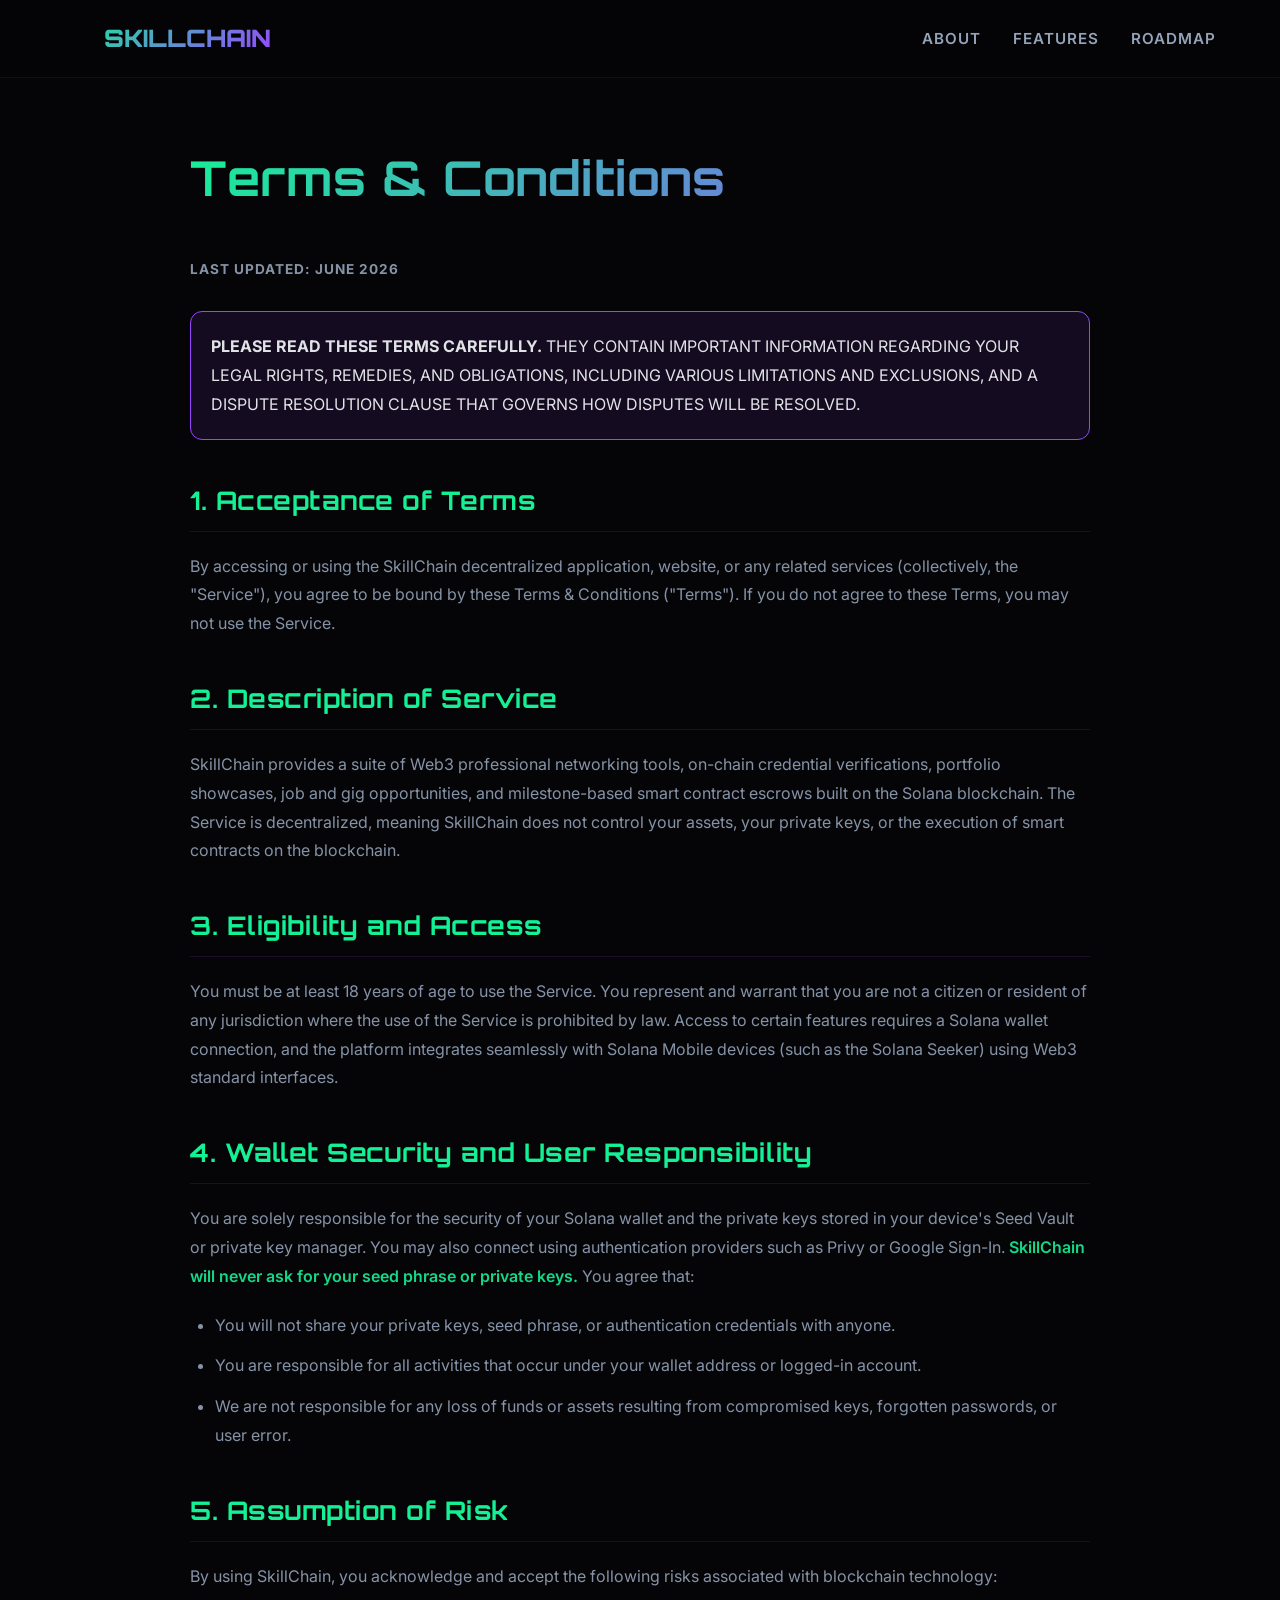
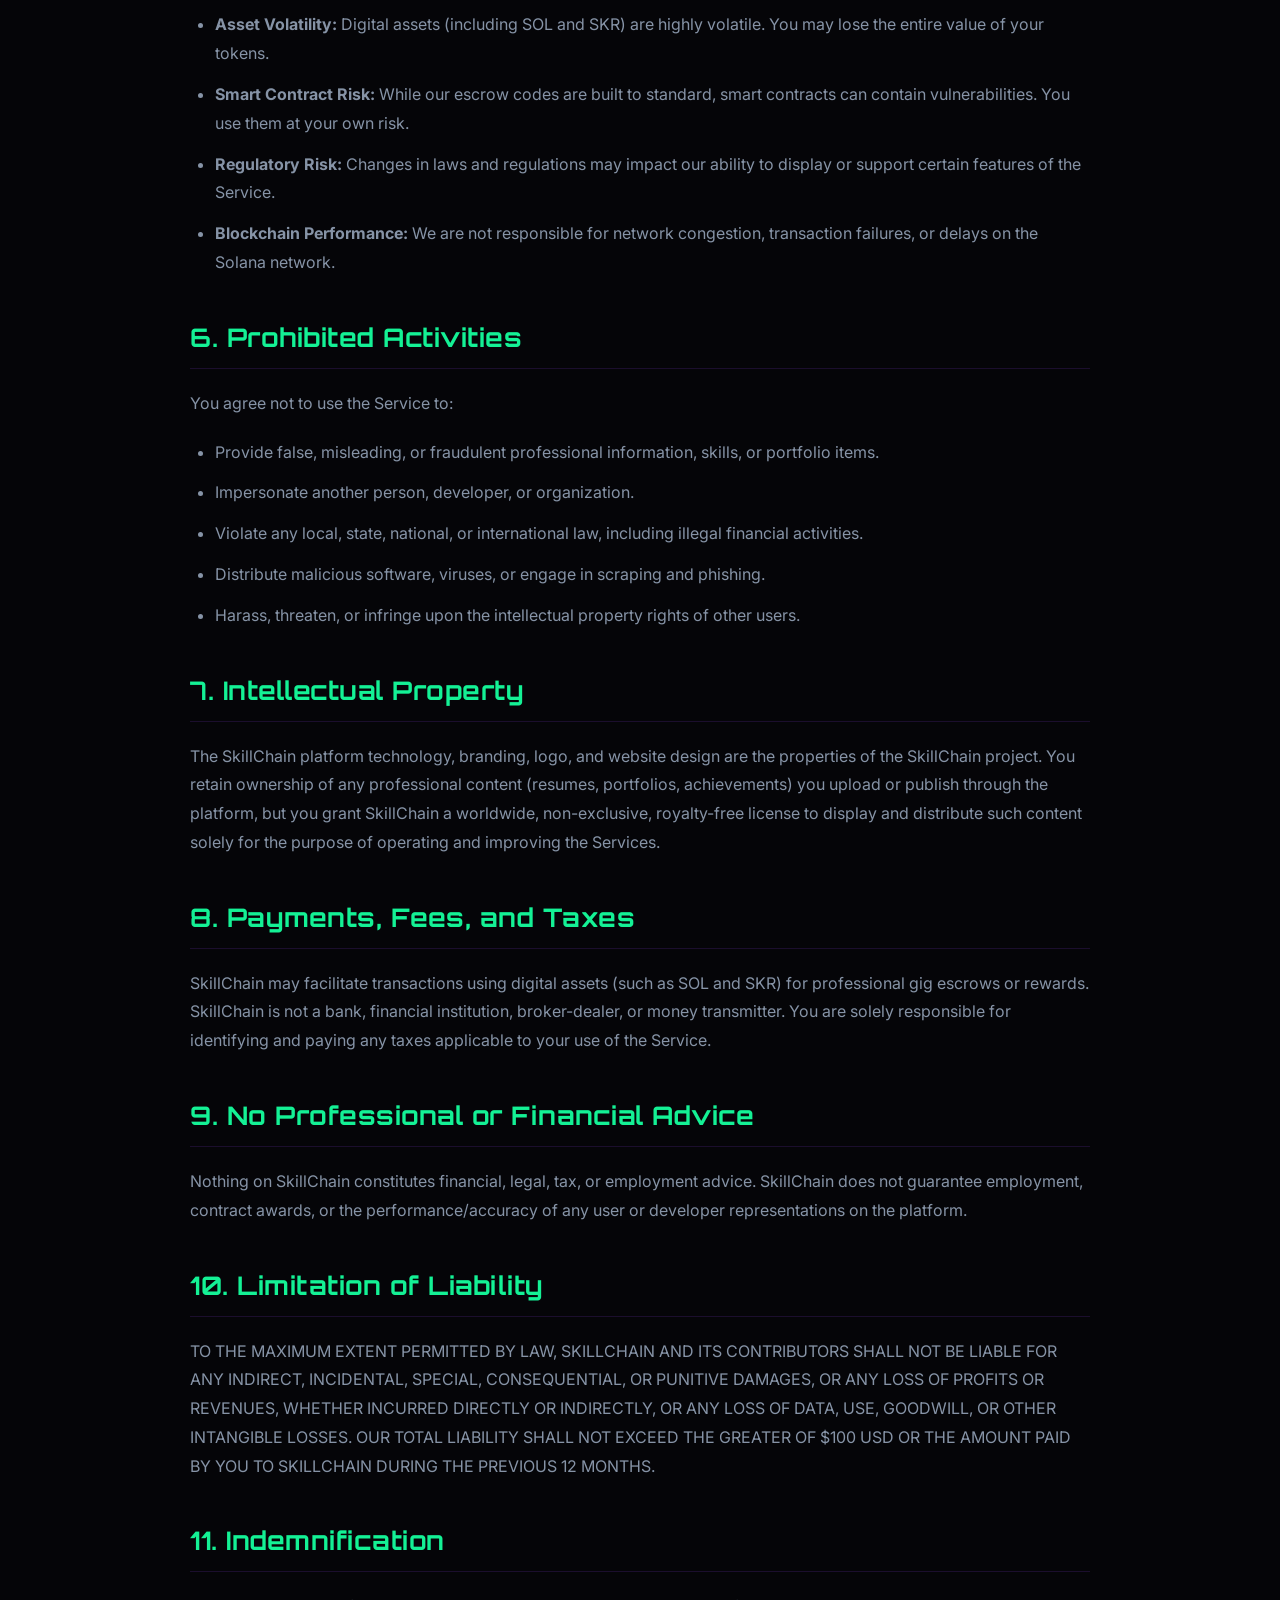
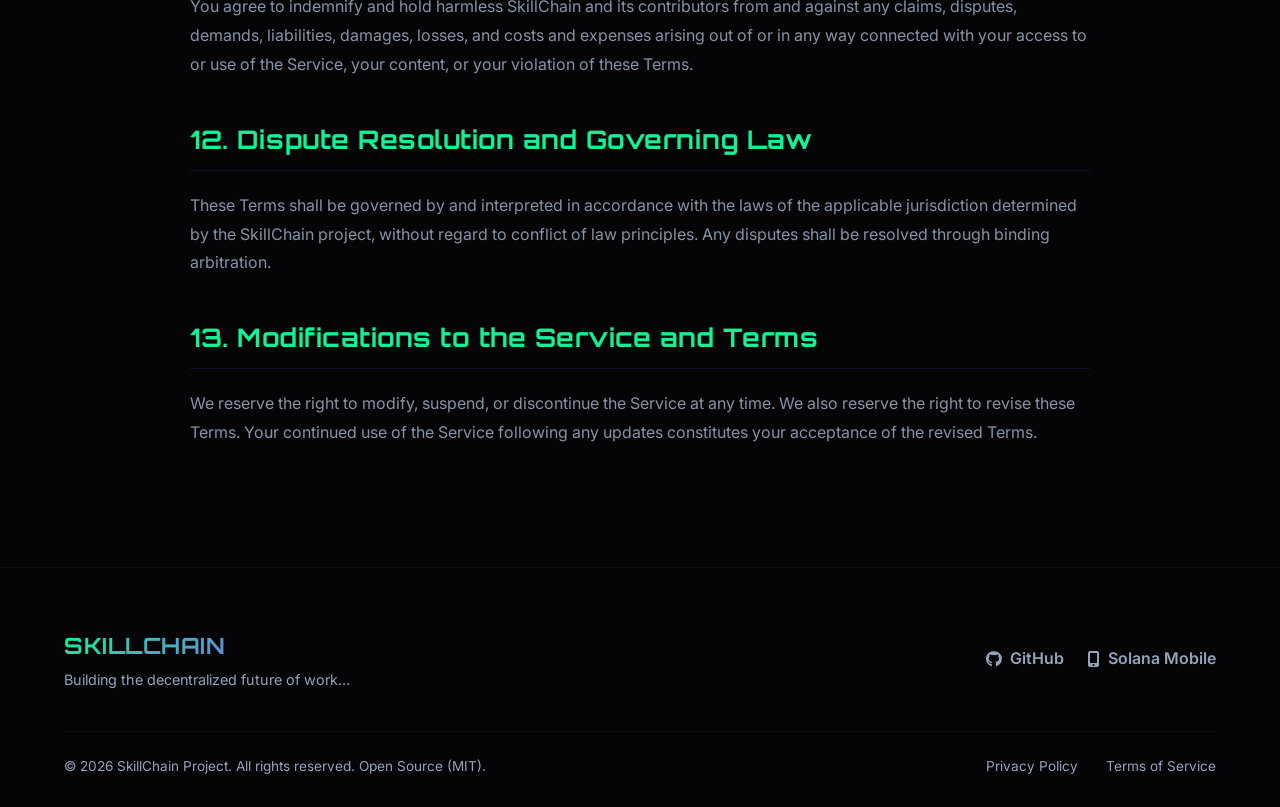
<file: terms.html>
<!DOCTYPE html>
<html lang="en">
<head>
    <meta charset="UTF-8">
    <meta name="viewport" content="width=device-width, initial-scale=1.0">
    <title>Terms & Conditions | SkillChain</title>
    <link rel="stylesheet" href="css/style.css">
    <link rel="icon" type="image/png" href="favicon.png">
    <!-- Google Fonts -->
    <link rel="preconnect" href="https://fonts.googleapis.com">
    <link rel="preconnect" href="https://fonts.gstatic.com" crossorigin>
    <link href="https://fonts.googleapis.com/css2?family=Inter:wght@400;600;700&family=Orbitron:wght@500;700;900&display=swap" rel="stylesheet">
    <!-- Font Awesome for Icons -->
    <link rel="stylesheet" href="https://cdnjs.cloudflare.com/ajax/libs/font-awesome/6.5.2/css/all.min.css">
    <style>
        .policy-content {
            padding-top: 140px;
            max-width: 900px;
            margin: 0 auto;
        }
        .policy-content h1 {
            font-family: var(--font-heading);
            margin-bottom: 40px;
            background: var(--gradient-primary);
            -webkit-background-clip: text;
            -webkit-text-fill-color: transparent;
            font-size: clamp(2rem, 5vw, 3rem);
        }
        .policy-content h2 {
            font-family: var(--font-heading);
            margin: 40px 0 20px;
            color: var(--solana-green);
            font-size: 1.6rem;
            border-bottom: 1px solid var(--card-border);
            padding-bottom: 10px;
        }
        .policy-content h3 {
            font-family: var(--font-heading);
            margin: 25px 0 15px;
            color: #fff;
            font-size: 1.2rem;
        }
        .policy-content p, .policy-content ul {
            margin-bottom: 20px;
            opacity: 0.9;
            line-height: 1.8;
            color: var(--text-muted);
        }
        .policy-content ul {
            padding-left: 25px;
        }
        .policy-content li {
            margin-bottom: 12px;
            color: var(--text-muted);
        }
        .warning-box {
            background: rgba(153, 69, 255, 0.1);
            border: 1px solid var(--solana-purple);
            padding: 20px;
            border-radius: 12px;
            margin: 30px 0;
        }
        .warning-box p {
            color: var(--text);
            margin-bottom: 0;
        }
        .highlight {
            color: var(--solana-green);
            font-weight: 600;
        }
        .updated {
            color: var(--solana-purple);
            font-weight: bold;
            text-transform: uppercase;
            letter-spacing: 1px;
            font-size: 0.85rem;
            margin-bottom: 30px;
        }
    </style>
</head>
<body>

    <!-- Navigation -->
    <nav class="navbar">
        <div class="container">
            <a href="index.html" class="logo">
                <i class="fas fa-link logo-img"></i>
                SKILLCHAIN
            </a>
            <div class="menu-toggle" id="mobile-menu">
                <span class="bar"></span>
                <span class="bar"></span>
                <span class="bar"></span>
            </div>
            <ul class="nav-links">
                <li><a href="index.html#about">About</a></li>
                <li><a href="index.html#features">Features</a></li>
                <li><a href="index.html#roadmap">Roadmap</a></li>
            </ul>
        </div>
    </nav>

    <div class="container">
        <div class="policy-content section">
            <h1>Terms & Conditions</h1>
            <p class="updated">Last Updated: June 2026</p>

            <div class="warning-box">
                <p><strong>PLEASE READ THESE TERMS CAREFULLY.</strong> THEY CONTAIN IMPORTANT INFORMATION REGARDING YOUR LEGAL RIGHTS, REMEDIES, AND OBLIGATIONS, INCLUDING VARIOUS LIMITATIONS AND EXCLUSIONS, AND A DISPUTE RESOLUTION CLAUSE THAT GOVERNS HOW DISPUTES WILL BE RESOLVED.</p>
            </div>

            <h2>1. Acceptance of Terms</h2>
            <p>By accessing or using the SkillChain decentralized application, website, or any related services (collectively, the "Service"), you agree to be bound by these Terms & Conditions ("Terms"). If you do not agree to these Terms, you may not use the Service.</p>

            <h2>2. Description of Service</h2>
            <p>SkillChain provides a suite of Web3 professional networking tools, on-chain credential verifications, portfolio showcases, job and gig opportunities, and milestone-based smart contract escrows built on the Solana blockchain. The Service is decentralized, meaning SkillChain does not control your assets, your private keys, or the execution of smart contracts on the blockchain.</p>

            <h2>3. Eligibility and Access</h2>
            <p>You must be at least 18 years of age to use the Service. You represent and warrant that you are not a citizen or resident of any jurisdiction where the use of the Service is prohibited by law. Access to certain features requires a Solana wallet connection, and the platform integrates seamlessly with Solana Mobile devices (such as the Solana Seeker) using Web3 standard interfaces.</p>

            <h2>4. Wallet Security and User Responsibility</h2>
            <p>You are solely responsible for the security of your Solana wallet and the private keys stored in your device's Seed Vault or private key manager. You may also connect using authentication providers such as Privy or Google Sign-In. <span class="highlight">SkillChain will never ask for your seed phrase or private keys.</span> You agree that:</p>
            <ul>
                <li>You will not share your private keys, seed phrase, or authentication credentials with anyone.</li>
                <li>You are responsible for all activities that occur under your wallet address or logged-in account.</li>
                <li>We are not responsible for any loss of funds or assets resulting from compromised keys, forgotten passwords, or user error.</li>
            </ul>

            <h2>5. Assumption of Risk</h2>
            <p>By using SkillChain, you acknowledge and accept the following risks associated with blockchain technology:</p>
            <ul>
                <li><strong>Asset Volatility:</strong> Digital assets (including SOL and SKR) are highly volatile. You may lose the entire value of your tokens.</li>
                <li><strong>Smart Contract Risk:</strong> While our escrow codes are built to standard, smart contracts can contain vulnerabilities. You use them at your own risk.</li>
                <li><strong>Regulatory Risk:</strong> Changes in laws and regulations may impact our ability to display or support certain features of the Service.</li>
                <li><strong>Blockchain Performance:</strong> We are not responsible for network congestion, transaction failures, or delays on the Solana network.</li>
            </ul>

            <h2>6. Prohibited Activities</h2>
            <p>You agree not to use the Service to:</p>
            <ul>
                <li>Provide false, misleading, or fraudulent professional information, skills, or portfolio items.</li>
                <li>Impersonate another person, developer, or organization.</li>
                <li>Violate any local, state, national, or international law, including illegal financial activities.</li>
                <li>Distribute malicious software, viruses, or engage in scraping and phishing.</li>
                <li>Harass, threaten, or infringe upon the intellectual property rights of other users.</li>
            </ul>

            <h2>7. Intellectual Property</h2>
            <p>The SkillChain platform technology, branding, logo, and website design are the properties of the SkillChain project. You retain ownership of any professional content (resumes, portfolios, achievements) you upload or publish through the platform, but you grant SkillChain a worldwide, non-exclusive, royalty-free license to display and distribute such content solely for the purpose of operating and improving the Services.</p>

            <h2>8. Payments, Fees, and Taxes</h2>
            <p>SkillChain may facilitate transactions using digital assets (such as SOL and SKR) for professional gig escrows or rewards. SkillChain is not a bank, financial institution, broker-dealer, or money transmitter. You are solely responsible for identifying and paying any taxes applicable to your use of the Service.</p>

            <h2>9. No Professional or Financial Advice</h2>
            <p>Nothing on SkillChain constitutes financial, legal, tax, or employment advice. SkillChain does not guarantee employment, contract awards, or the performance/accuracy of any user or developer representations on the platform.</p>

            <h2>10. Limitation of Liability</h2>
            <p>TO THE MAXIMUM EXTENT PERMITTED BY LAW, SKILLCHAIN AND ITS CONTRIBUTORS SHALL NOT BE LIABLE FOR ANY INDIRECT, INCIDENTAL, SPECIAL, CONSEQUENTIAL, OR PUNITIVE DAMAGES, OR ANY LOSS OF PROFITS OR REVENUES, WHETHER INCURRED DIRECTLY OR INDIRECTLY, OR ANY LOSS OF DATA, USE, GOODWILL, OR OTHER INTANGIBLE LOSSES. OUR TOTAL LIABILITY SHALL NOT EXCEED THE GREATER OF $100 USD OR THE AMOUNT PAID BY YOU TO SKILLCHAIN DURING THE PREVIOUS 12 MONTHS.</p>

            <h2>11. Indemnification</h2>
            <p>You agree to indemnify and hold harmless SkillChain and its contributors from and against any claims, disputes, demands, liabilities, damages, losses, and costs and expenses arising out of or in any way connected with your access to or use of the Service, your content, or your violation of these Terms.</p>

            <h2>12. Dispute Resolution and Governing Law</h2>
            <p>These Terms shall be governed by and interpreted in accordance with the laws of the applicable jurisdiction determined by the SkillChain project, without regard to conflict of law principles. Any disputes shall be resolved through binding arbitration.</p>

            <h2>13. Modifications to the Service and Terms</h2>
            <p>We reserve the right to modify, suspend, or discontinue the Service at any time. We also reserve the right to revise these Terms. Your continued use of the Service following any updates constitutes your acceptance of the revised Terms.</p>
        </div>
    </div>

    <!-- Footer -->
    <footer class="footer">
        <div class="container">
            <div class="footer-content">
                <div class="footer-logo">
                    <h3>SKILLCHAIN</h3>
                    <p>Building the decentralized future of work...</p>
                </div>
                <div class="footer-links">
                    <a href="https://github.com/Adeolu7/skillchain-site" target="_blank"><i class="fab fa-github"></i> GitHub</a>
                    <a href="https://solanamobile.com/" target="_blank"><i class="fas fa-mobile-alt"></i> Solana Mobile</a>
                </div>
            </div>
            <div class="footer-bottom">
                <p>&copy; 2026 SkillChain Project. All rights reserved. Open Source (MIT).</p>
                <div class="footer-legal">
                    <a href="privacy.html">Privacy Policy</a>
                    <a href="terms.html">Terms of Service</a>
                </div>
            </div>
        </div>
    </footer>

    <script src="js/main.js"></script>
</body>
</html>
</file>
<file: css/style.css>
/* Reset and Core Variables */
:root {
    --bg: #050508;
    --bg-secondary: #0c0c16;
    --text: #f8fafc;
    --text-muted: #94a3b8;
    --solana-green: #14f195;
    --solana-purple: #9945ff;
    --gradient-primary: linear-gradient(135deg, #14f195 0%, #9945ff 100%);
    --gradient-glow: linear-gradient(135deg, rgba(20, 241, 149, 0.15) 0%, rgba(153, 69, 255, 0.15) 100%);
    --card-bg: rgba(17, 24, 39, 0.6);
    --card-border: rgba(153, 69, 255, 0.15);
    --card-border-hover: rgba(20, 241, 149, 0.4);
    --navbar-bg: rgba(5, 5, 8, 0.85);
    --glow-shadow: 0 0 20px rgba(153, 69, 255, 0.35);
    --glow-shadow-green: 0 0 20px rgba(20, 241, 149, 0.35);
    --font-sans: 'Inter', sans-serif;
    --font-heading: 'Orbitron', sans-serif;
    --transition: all 0.3s cubic-bezier(0.4, 0, 0.2, 1);
}

* {
    margin: 0;
    padding: 0;
    box-sizing: border-box;
}

html {
    scroll-behavior: smooth;
}

body {
    background-color: var(--bg);
    color: var(--text);
    font-family: var(--font-sans);
    line-height: 1.6;
    overflow-x: hidden;
}

.container {
    width: min(1200px, 90%);
    margin: 0 auto;
}

/* Typography */
h1, h2, h3, h4, h5, h6 {
    font-family: var(--font-heading);
    letter-spacing: 0.5px;
}

.section-title {
    font-size: clamp(2rem, 4vw, 3rem);
    font-weight: 900;
    text-transform: uppercase;
    margin-bottom: 3rem;
    position: relative;
    background: var(--gradient-primary);
    -webkit-background-clip: text;
    -webkit-text-fill-color: transparent;
}

.section-title.center {
    text-align: center;
}

/* Navigation styling */
.navbar {
    position: fixed;
    top: 0;
    left: 0;
    width: 100%;
    background: var(--navbar-bg);
    backdrop-filter: blur(12px);
    -webkit-backdrop-filter: blur(12px);
    border-bottom: 1px solid rgba(255, 255, 255, 0.05);
    z-index: 1000;
    transition: var(--transition);
}

.navbar .container {
    display: flex;
    justify-content: space-between;
    align-items: center;
    padding: 1.2rem 0;
}

.logo {
    display: flex;
    align-items: center;
    gap: 10px;
    font-family: var(--font-heading);
    font-size: 1.5rem;
    font-weight: 900;
    text-decoration: none;
    color: var(--text);
    background: var(--gradient-primary);
    -webkit-background-clip: text;
    -webkit-text-fill-color: transparent;
    transition: var(--transition);
}

.logo-img {
    height: 32px;
    width: auto;
    filter: drop-shadow(0 0 8px var(--solana-green));
}

.nav-links {
    display: flex;
    list-style: none;
    gap: 2rem;
    align-items: center;
}

.nav-links a {
    color: var(--text-muted);
    text-decoration: none;
    font-weight: 600;
    font-size: 0.95rem;
    transition: var(--transition);
    text-transform: uppercase;
    letter-spacing: 1px;
}

.nav-links a:hover,
.nav-links a.active {
    color: var(--solana-green);
    text-shadow: 0 0 10px rgba(20, 241, 149, 0.4);
}

/* Mobile Menu Toggle */
.menu-toggle {
    display: none;
    cursor: pointer;
    flex-direction: column;
    gap: 6px;
}

.menu-toggle .bar {
    width: 25px;
    height: 3px;
    background-color: var(--text);
    transition: var(--transition);
    border-radius: 2px;
}

/* Hero Section */
.hero {
    position: relative;
    min-height: 100vh;
    display: flex;
    align-items: center;
    padding-top: 120px;
    padding-bottom: 60px;
    overflow: hidden;
}

.hero-bg {
    position: absolute;
    top: 0;
    left: 0;
    width: 100%;
    height: 100%;
    background: 
        radial-gradient(circle at 10% 20%, rgba(20, 241, 149, 0.08) 0%, transparent 40%),
        radial-gradient(circle at 90% 80%, rgba(153, 69, 255, 0.08) 0%, transparent 40%);
    z-index: 1;
}

.hero-bg::after {
    content: '';
    position: absolute;
    top: 0;
    left: 0;
    width: 100%;
    height: 100%;
    background: radial-gradient(rgba(5, 5, 8, 0) 60%, rgba(5, 5, 8, 0.9) 100%);
    z-index: 2;
}

.hero-content {
    position: relative;
    z-index: 3;
    text-align: center;
    display: flex;
    flex-direction: column;
    align-items: center;
}

.badge {
    display: inline-block;
    padding: 0.5rem 1.2rem;
    border: 1px solid rgba(20, 241, 149, 0.3);
    background: rgba(20, 241, 149, 0.08);
    color: var(--solana-green);
    border-radius: 999px;
    margin-bottom: 1.5rem;
    font-size: 0.85rem;
    font-weight: 700;
    text-transform: uppercase;
    letter-spacing: 2px;
    box-shadow: 0 0 15px rgba(20, 241, 149, 0.1);
    animation: pulse 2s infinite;
}

@keyframes pulse {
    0% { transform: scale(1); box-shadow: 0 0 15px rgba(20, 241, 149, 0.1); }
    50% { transform: scale(1.03); box-shadow: 0 0 25px rgba(20, 241, 149, 0.25); }
    100% { transform: scale(1); box-shadow: 0 0 15px rgba(20, 241, 149, 0.1); }
}

.hero h1 {
    font-size: clamp(2.5rem, 6vw, 4.8rem);
    font-weight: 900;
    line-height: 1.1;
    margin-bottom: 1.5rem;
    text-transform: uppercase;
    position: relative;
}

/* Glitch Text Effect */
.glitch {
    position: relative;
    color: var(--text);
}

.glitch::before,
.glitch::after {
    content: attr(data-text);
    position: absolute;
    top: 0;
    left: 0;
    width: 100%;
    height: 100%;
    background: var(--bg);
}

.glitch::before {
    left: 2px;
    text-shadow: -2px 0 var(--solana-purple);
    clip: rect(44px, 450px, 56px, 0);
    animation: glitch-anim 5s infinite linear alternate-reverse;
}

.glitch::after {
    left: -2px;
    text-shadow: -2px 0 var(--solana-green), 0 2px var(--solana-purple);
    clip: rect(85px, 450px, 140px, 0);
    animation: glitch-anim2 5s infinite linear alternate-reverse;
}

@keyframes glitch-anim {
    0% { clip: rect(15px, 9999px, 66px, 0); }
    10% { clip: rect(34px, 9999px, 55px, 0); }
    20% { clip: rect(85px, 9999px, 5px, 0); }
    30% { clip: rect(27px, 9999px, 115px, 0); }
    40% { clip: rect(73px, 9999px, 29px, 0); }
    50% { clip: rect(100px, 9999px, 120px, 0); }
    60% { clip: rect(18px, 9999px, 85px, 0); }
    70% { clip: rect(62px, 9999px, 40px, 0); }
    80% { clip: rect(9px, 9999px, 97px, 0); }
    90% { clip: rect(122px, 9999px, 50px, 0); }
    100% { clip: rect(3px, 9999px, 133px, 0); }
}

@keyframes glitch-anim2 {
    0% { clip: rect(80px, 9999px, 120px, 0); }
    10% { clip: rect(12px, 9999px, 95px, 0); }
    20% { clip: rect(44px, 9999px, 67px, 0); }
    30% { clip: rect(98px, 9999px, 110px, 0); }
    40% { clip: rect(5px, 9999px, 33px, 0); }
    50% { clip: rect(125px, 9999px, 22px, 0); }
    60% { clip: rect(88px, 9999px, 75px, 0); }
    70% { clip: rect(31px, 9999px, 120px, 0); }
    80% { clip: rect(64px, 9999px, 89px, 0); }
    90% { clip: rect(15px, 9999px, 47px, 0); }
    100% { clip: rect(102px, 9999px, 138px, 0); }
}

.subtitle {
    font-size: clamp(1rem, 2vw, 1.25rem);
    color: var(--text-muted);
    max-width: 800px;
    margin-bottom: 2.5rem;
    font-weight: 500;
}

.cta-group {
    display: flex;
    gap: 1.2rem;
    justify-content: center;
    flex-wrap: wrap;
    margin-bottom: 4rem;
}

.btn {
    display: inline-flex;
    align-items: center;
    justify-content: center;
    padding: 14px 30px;
    border-radius: 12px;
    font-family: var(--font-heading);
    font-weight: 700;
    text-transform: uppercase;
    letter-spacing: 1px;
    font-size: 0.85rem;
    text-decoration: none;
    cursor: pointer;
    transition: var(--transition);
}

.btn-primary {
    background: var(--gradient-primary);
    color: #000;
    box-shadow: 0 4px 15px rgba(20, 241, 149, 0.2);
}

.btn-primary:hover {
    box-shadow: var(--glow-shadow-green);
    transform: translateY(-3px);
}

.btn-secondary {
    background: transparent;
    color: var(--text);
    border: 1.5px solid var(--card-border);
}

.btn-secondary:hover {
    border-color: var(--solana-purple);
    box-shadow: var(--glow-shadow);
    transform: translateY(-3px);
}

/* Image Showcase Container */
.hero-image-container {
    width: 100%;
    max-width: 900px;
    border-radius: 20px;
    padding: 8px;
    background: var(--gradient-glow);
    border: 1px solid var(--card-border);
    box-shadow: 0 20px 40px rgba(0, 0, 0, 0.5);
    margin-top: 2rem;
    position: relative;
    overflow: hidden;
}

.hero-image-container::before {
    content: '';
    position: absolute;
    top: 0;
    left: 0;
    width: 100%;
    height: 100%;
    background: linear-gradient(180deg, rgba(255, 255, 255, 0.05) 0%, transparent 100%);
    pointer-events: none;
}

.hero-image {
    width: 100%;
    height: auto;
    border-radius: 16px;
    display: block;
    object-fit: cover;
    box-shadow: inset 0 0 20px rgba(0, 0, 0, 0.8);
}

/* Sections */
.section {
    padding: 100px 0;
    position: relative;
}

.about-section {
    background-color: var(--bg-secondary);
}

.grid-2 {
    display: grid;
    grid-template-columns: 1.2fr 0.8fr;
    gap: 4rem;
    align-items: center;
}

.about-text h3 {
    font-size: 1.6rem;
    color: var(--text);
    margin-bottom: 0.8rem;
    font-weight: 700;
}

.about-text h3 span {
    color: var(--solana-green);
}

.about-text p {
    color: var(--text-muted);
    font-size: 1.05rem;
    margin-bottom: 2rem;
}

.about-stats {
    display: flex;
    flex-direction: column;
    gap: 1.5rem;
}

.stat-card {
    background: var(--card-bg);
    border: 1px solid var(--card-border);
    border-radius: 18px;
    padding: 22px 26px;
    display: flex;
    align-items: center;
    gap: 1.5rem;
    transition: var(--transition);
}

.stat-card:hover {
    border-color: var(--card-border-hover);
    transform: translateX(5px);
    box-shadow: 0 10px 20px rgba(20, 241, 149, 0.05);
}

.stat-card i {
    font-size: 2rem;
    background: var(--gradient-primary);
    -webkit-background-clip: text;
    -webkit-text-fill-color: transparent;
}

.stat-card h4 {
    font-size: 1.2rem;
    font-weight: 700;
    margin-bottom: 2px;
}

.stat-card p {
    color: var(--text-muted);
    font-size: 0.9rem;
}

/* Features Styling */
.features-section {
    background: var(--bg);
}

.features-grid {
    display: grid;
    grid-template-columns: repeat(auto-fit, minmax(320px, 1fr));
    gap: 1.8rem;
}

.feature-card {
    background: var(--card-bg);
    border: 1px solid var(--card-border);
    border-radius: 20px;
    padding: 30px;
    transition: var(--transition);
    position: relative;
    overflow: hidden;
}

.feature-card::before {
    content: '';
    position: absolute;
    top: 0;
    left: 0;
    width: 100%;
    height: 4px;
    background: var(--gradient-primary);
    opacity: 0;
    transition: var(--transition);
}

.feature-card:hover {
    border-color: var(--card-border-hover);
    transform: translateY(-8px);
    box-shadow: 0 15px 30px rgba(0, 0, 0, 0.4), 0 0 15px rgba(20, 241, 149, 0.05);
}

.feature-card:hover::before {
    opacity: 1;
}

.icon-box {
    width: 60px;
    height: 60px;
    background: rgba(153, 69, 255, 0.1);
    border: 1px solid rgba(153, 69, 255, 0.25);
    border-radius: 14px;
    display: flex;
    align-items: center;
    justify-content: center;
    margin-bottom: 1.5rem;
    transition: var(--transition);
}

.feature-card:hover .icon-box {
    background: rgba(20, 241, 149, 0.1);
    border-color: rgba(20, 241, 149, 0.3);
    transform: scale(1.05);
}

.icon-box i {
    font-size: 1.5rem;
    color: var(--solana-purple);
    transition: var(--transition);
}

.feature-card:hover .icon-box i {
    color: var(--solana-green);
    filter: drop-shadow(0 0 5px rgba(20, 241, 149, 0.5));
}

.feature-card h3 {
    font-size: 1.25rem;
    margin-bottom: 0.8rem;
    font-weight: 700;
}

.feature-card p {
    color: var(--text-muted);
    font-size: 0.95rem;
    line-height: 1.5;
}

/* App Previews / Screenshots Section */
.screenshots-section {
    background-color: var(--bg-secondary);
}

.screenshots-grid {
    display: grid;
    grid-template-columns: repeat(auto-fit, minmax(300px, 1fr));
    gap: 2rem;
    margin-top: 2rem;
}

.screenshot-card {
    background: var(--card-bg);
    border: 1px solid var(--card-border);
    border-radius: 20px;
    padding: 12px;
    transition: var(--transition);
    position: relative;
}

.screenshot-card:hover {
    border-color: var(--card-border-hover);
    transform: scale(1.02);
    box-shadow: 0 15px 30px rgba(0, 0, 0, 0.5);
}

.screenshot-wrapper {
    position: relative;
    border-radius: 14px;
    overflow: hidden;
    aspect-ratio: 9 / 16; /* Perfect mobile ratio */
    background: #000;
}

.screenshot-wrapper img {
    width: 100%;
    height: 100%;
    object-fit: cover;
    display: block;
    transition: var(--transition);
}

.screenshot-card:hover .screenshot-wrapper img {
    transform: scale(1.05);
}

.screenshot-info {
    padding: 1rem 0.5rem 0.5rem;
    text-align: center;
}

.screenshot-info h3 {
    font-size: 1.1rem;
    font-weight: 700;
    color: var(--text);
    margin-bottom: 4px;
}

.screenshot-info p {
    font-size: 0.85rem;
    color: var(--solana-green);
    text-transform: uppercase;
    letter-spacing: 1px;
}

/* Roadmap/Timeline Styling */
.roadmap-section {
    background: var(--bg);
}

.timeline {
    position: relative;
    max-width: 800px;
    margin: 4rem auto 0;
}

.timeline::after {
    content: '';
    position: absolute;
    width: 4px;
    background: linear-gradient(180deg, var(--solana-green) 0%, var(--solana-purple) 80%, rgba(153, 69, 255, 0.1) 100%);
    top: 0;
    bottom: 0;
    left: 50%;
    margin-left: -2px;
    border-radius: 2px;
}

.timeline-item {
    padding: 10px 40px;
    position: relative;
    width: 50%;
    margin-bottom: 2rem;
}

.timeline-item::after {
    content: '';
    position: absolute;
    width: 20px;
    height: 20px;
    right: -10px;
    background-color: var(--bg);
    border: 4px solid var(--solana-green);
    top: 15px;
    border-radius: 50%;
    z-index: 5;
    box-shadow: 0 0 10px rgba(20, 241, 149, 0.6);
    transition: var(--transition);
}

.timeline-item:nth-child(even) {
    left: 50%;
}

.timeline-item:nth-child(odd) {
    left: 0;
}

.timeline-item:nth-child(even)::after {
    left: -10px;
}

.timeline-content {
    padding: 24px;
    background: var(--card-bg);
    border: 1px solid var(--card-border);
    position: relative;
    border-radius: 16px;
    transition: var(--transition);
}

.timeline-item:hover .timeline-content {
    border-color: var(--card-border-hover);
    box-shadow: 0 10px 20px rgba(20, 241, 149, 0.05);
}

.timeline-item:nth-child(even):hover::after {
    border-color: var(--solana-purple);
    box-shadow: 0 0 10px rgba(153, 69, 255, 0.6);
}

.timeline-item:nth-child(odd):hover::after {
    border-color: var(--solana-green);
    box-shadow: 0 0 10px rgba(20, 241, 149, 0.6);
}

.phase {
    display: inline-block;
    padding: 3px 10px;
    background: rgba(153, 69, 255, 0.15);
    color: var(--solana-purple);
    font-family: var(--font-heading);
    font-size: 0.75rem;
    font-weight: 700;
    border-radius: 6px;
    margin-bottom: 0.8rem;
    text-transform: uppercase;
    letter-spacing: 1px;
}

.timeline-item:nth-child(odd) .phase {
    background: rgba(20, 241, 149, 0.15);
    color: var(--solana-green);
}

.timeline-content h3 {
    font-size: 1.25rem;
    margin-bottom: 8px;
    font-weight: 700;
}

.timeline-content p {
    color: var(--text-muted);
    font-size: 0.95rem;
}

.timeline-item.future::after {
    border-color: var(--text-muted);
    background-color: var(--bg);
    box-shadow: none;
}

.timeline-item.future .timeline-content {
    opacity: 0.7;
    border-style: dashed;
}

/* Contact / Publisher Section */
.contact-section {
    background-color: var(--bg-secondary);
}

.contact-card {
    background: var(--card-bg);
    border: 1px solid var(--card-border);
    border-radius: 24px;
    padding: 3rem;
    max-width: 800px;
    margin: 0 auto;
    text-align: center;
    position: relative;
    overflow: hidden;
    box-shadow: 0 15px 30px rgba(0, 0, 0, 0.3);
}

.contact-card::after {
    content: '';
    position: absolute;
    bottom: -150px;
    right: -150px;
    width: 300px;
    height: 300px;
    background: radial-gradient(circle, rgba(153, 69, 255, 0.1) 0%, transparent 70%);
    z-index: 1;
}

.contact-card h2 {
    font-size: 2rem;
    margin-bottom: 1rem;
    background: var(--gradient-primary);
    -webkit-background-clip: text;
    -webkit-text-fill-color: transparent;
}

.contact-card p.description {
    color: var(--text-muted);
    margin-bottom: 2rem;
    max-width: 600px;
    margin-left: auto;
    margin-right: auto;
}

.contact-details {
    display: grid;
    grid-template-columns: repeat(auto-fit, minmax(220px, 1fr));
    gap: 1.5rem;
    text-align: left;
    margin-bottom: 2.5rem;
    position: relative;
    z-index: 2;
}

.contact-item {
    background: rgba(255, 255, 255, 0.02);
    border: 1px solid rgba(255, 255, 255, 0.05);
    border-radius: 16px;
    padding: 1.25rem;
    display: flex;
    flex-direction: column;
    gap: 4px;
}

.contact-item span.label {
    font-size: 0.8rem;
    color: var(--text-muted);
    text-transform: uppercase;
    letter-spacing: 1px;
}

.contact-item span.value, 
.contact-item a {
    font-size: 1rem;
    color: var(--text);
    font-weight: 600;
    text-decoration: none;
    word-break: break-all;
    transition: var(--transition);
}

.contact-item a:hover {
    color: var(--solana-green);
}

.availability-tag {
    display: inline-block;
    color: var(--solana-green);
    font-weight: 700;
    font-family: var(--font-heading);
    letter-spacing: 1.5px;
    text-transform: uppercase;
    font-size: 0.9rem;
    border: 1px solid rgba(20, 241, 149, 0.2);
    background: rgba(20, 241, 149, 0.05);
    padding: 6px 16px;
    border-radius: 8px;
    box-shadow: 0 0 10px rgba(20, 241, 149, 0.05);
}

/* Footer Styling */
.footer {
    background: var(--bg);
    border-top: 1px solid rgba(255, 255, 255, 0.05);
    padding: 60px 0 30px;
}

.footer-content {
    display: flex;
    justify-content: space-between;
    align-items: center;
    flex-wrap: wrap;
    gap: 2rem;
    margin-bottom: 2.5rem;
}

.footer-logo h3 {
    font-size: 1.4rem;
    background: var(--gradient-primary);
    -webkit-background-clip: text;
    -webkit-text-fill-color: transparent;
    margin-bottom: 4px;
}

.footer-logo p {
    font-size: 0.9rem;
    color: var(--text-muted);
}

.footer-links {
    display: flex;
    gap: 1.5rem;
}

.footer-links a {
    color: var(--text-muted);
    text-decoration: none;
    font-size: 1rem;
    font-weight: 600;
    transition: var(--transition);
    display: flex;
    align-items: center;
    gap: 8px;
}

.footer-links a:hover {
    color: var(--solana-green);
}

.footer-bottom {
    border-top: 1px solid rgba(255, 255, 255, 0.03);
    padding-top: 1.5rem;
    display: flex;
    justify-content: space-between;
    align-items: center;
    flex-wrap: wrap;
    gap: 1rem;
    font-size: 0.85rem;
    color: var(--text-muted);
}

.footer-legal a {
    color: var(--text-muted);
    text-decoration: none;
    margin-left: 1.5rem;
    transition: var(--transition);
}

.footer-legal a:hover {
    color: var(--text);
}

/* Media Queries */
@media(max-width: 992px) {
    .grid-2 {
        grid-template-columns: 1fr;
        gap: 3rem;
    }
    
    .timeline::after {
        left: 31px;
    }
    
    .timeline-item {
        width: 100%;
        padding-left: 55px;
        padding-right: 0;
    }
    
    .timeline-item:nth-child(even) {
        left: 0;
    }
    
    .timeline-item::after {
        left: 21px !important;
        right: auto !important;
    }
}

@media(max-width: 768px) {
    .menu-toggle {
        display: flex;
    }
    
    .nav-links {
        position: fixed;
        top: 75px;
        left: -100%;
        flex-direction: column;
        background: rgba(5, 5, 8, 0.98);
        backdrop-filter: blur(20px);
        -webkit-backdrop-filter: blur(20px);
        width: 100%;
        height: calc(100vh - 75px);
        padding: 3rem 0;
        gap: 2.5rem;
        transition: 0.4s cubic-bezier(0.1, 0.9, 0.2, 1);
        border-top: 1px solid rgba(255, 255, 255, 0.05);
    }
    
    .nav-links.active {
        left: 0;
    }
    
    .menu-toggle.active .bar:nth-child(1) {
        transform: translateY(9px) rotate(45deg);
    }
    
    .menu-toggle.active .bar:nth-child(2) {
        opacity: 0;
    }
    
    .menu-toggle.active .bar:nth-child(3) {
        transform: translateY(-9px) rotate(-45deg);
    }
    
    .hero {
        padding-top: 140px;
    }
    
    .contact-card {
        padding: 2rem 1.5rem;
    }
    
    .footer-content {
        flex-direction: column;
        align-items: flex-start;
    }
    
    .footer-bottom {
        flex-direction: column;
        align-items: flex-start;
    }
    
    .footer-legal a {
        margin-left: 0;
        margin-right: 1.5rem;
    }
}
</file>
